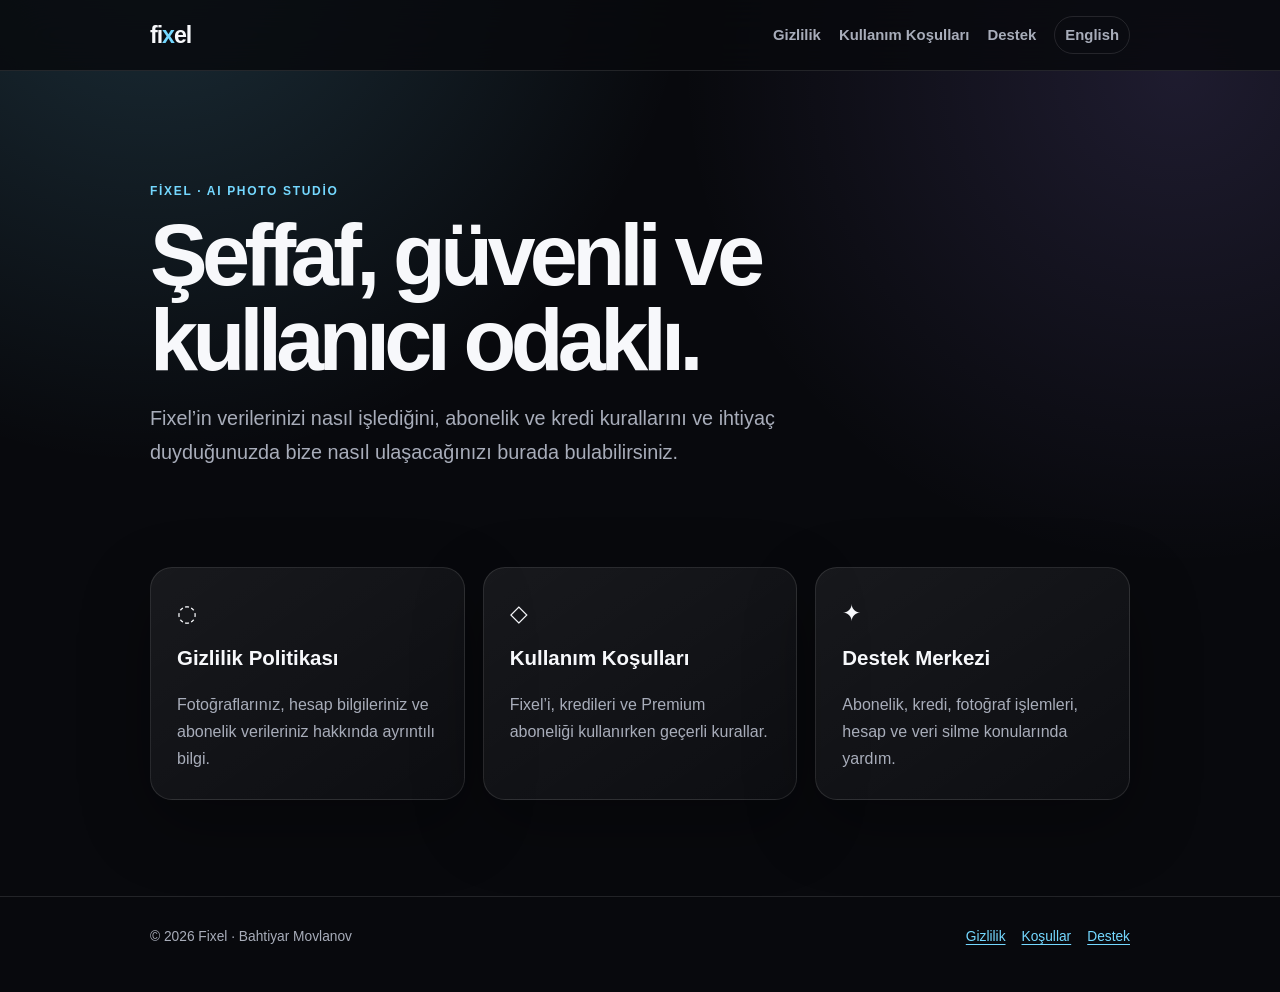
<file: index.html>
<!doctype html>
<html lang="tr">
<head>
  <meta charset="utf-8">
  <meta name="viewport" content="width=device-width, initial-scale=1">
  <meta name="description" content="Fixel uygulaması için gizlilik, kullanım koşulları ve destek merkezi.">
  <title>Fixel · Yasal ve Destek</title>
  <link rel="stylesheet" href="assets/styles.css">
</head>
<body>
  <header>
    <div class="shell nav">
      <a class="brand" href="index.html">fi<span>x</span>el</a>
      <nav aria-label="Ana menü">
        <a href="privacy.html">Gizlilik</a>
        <a href="terms.html">Kullanım Koşulları</a>
        <a href="support.html">Destek</a>
        <a class="language-link" href="en/index.html" lang="en" hreflang="en">English</a>
      </nav>
    </div>
  </header>
  <main>
    <div class="shell">
      <section class="hero">
        <div class="eyebrow">Fixel · AI Photo Studio</div>
        <h1>Şeffaf, güvenli ve kullanıcı odaklı.</h1>
        <p class="lede">Fixel’in verilerinizi nasıl işlediğini, abonelik ve kredi kurallarını ve ihtiyaç duyduğunuzda bize nasıl ulaşacağınızı burada bulabilirsiniz.</p>
      </section>
      <section class="grid" aria-label="Yasal belgeler ve destek">
        <a class="card" href="privacy.html"><div class="icon">◌</div><h2>Gizlilik Politikası</h2><p>Fotoğraflarınız, hesap bilgileriniz ve abonelik verileriniz hakkında ayrıntılı bilgi.</p></a>
        <a class="card" href="terms.html"><div class="icon">◇</div><h2>Kullanım Koşulları</h2><p>Fixel’i, kredileri ve Premium aboneliği kullanırken geçerli kurallar.</p></a>
        <a class="card" href="support.html"><div class="icon">✦</div><h2>Destek Merkezi</h2><p>Abonelik, kredi, fotoğraf işlemleri, hesap ve veri silme konularında yardım.</p></a>
      </section>
    </div>
  </main>
  <footer><div class="shell footer-row"><span>© 2026 Fixel · Bahtiyar Movlanov</span><div class="footer-links"><a href="privacy.html">Gizlilik</a><a href="terms.html">Koşullar</a><a href="support.html">Destek</a></div></div></footer>
</body>
</html>
</file>
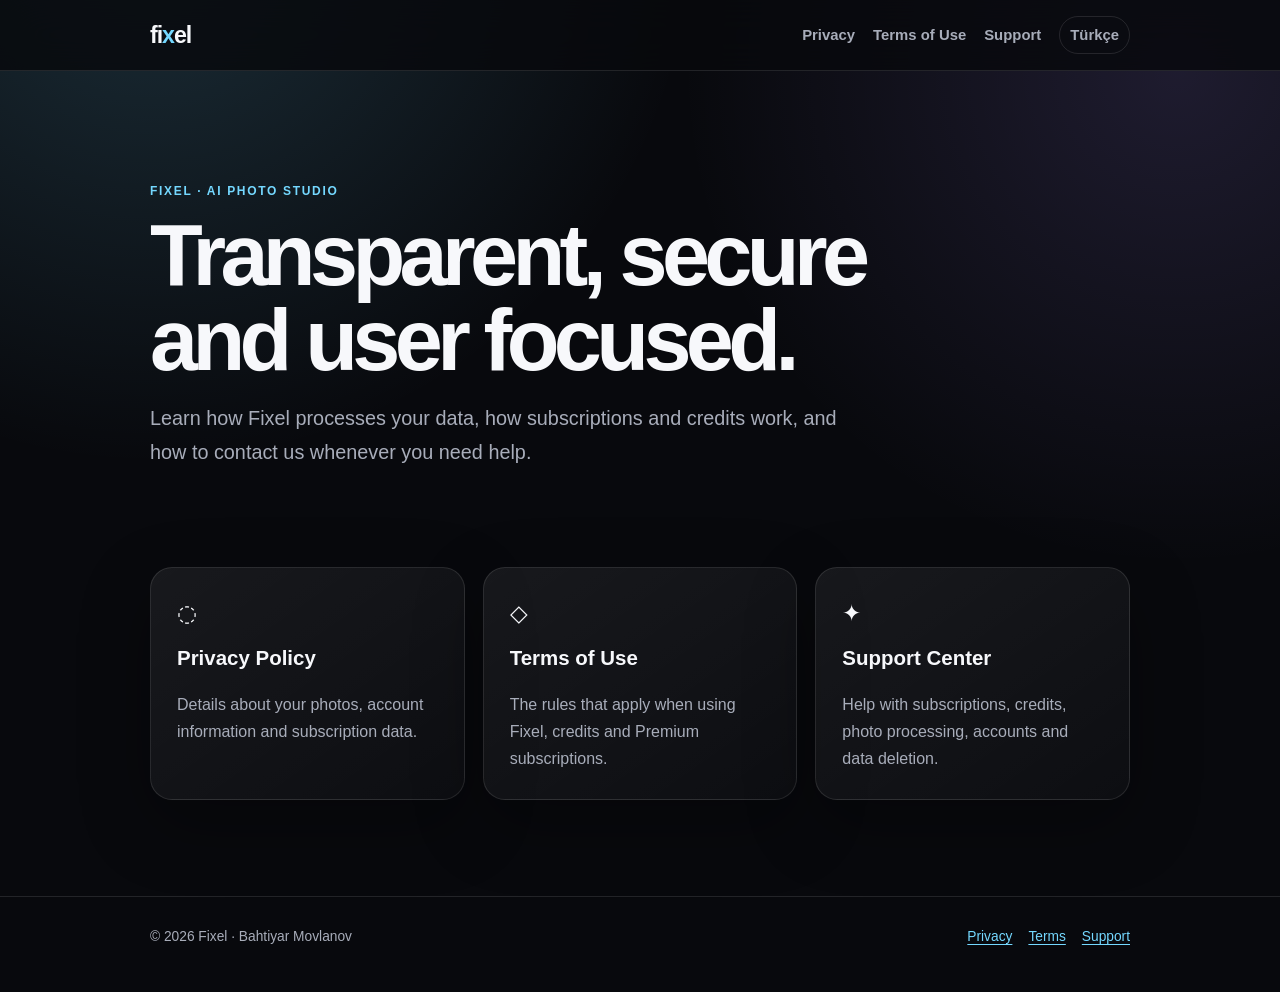
<file: en/index.html>
<!doctype html>
<html lang="en">
<head>
  <meta charset="utf-8">
  <meta name="viewport" content="width=device-width, initial-scale=1">
  <meta name="description" content="Privacy, Terms of Use and Support for the Fixel app.">
  <title>Fixel · Legal and Support</title>
  <link rel="stylesheet" href="../assets/styles.css">
</head>
<body>
  <header><div class="shell nav"><a class="brand" href="index.html">fi<span>x</span>el</a><nav aria-label="Main navigation"><a href="privacy.html">Privacy</a><a href="terms.html">Terms of Use</a><a href="support.html">Support</a><a class="language-link" href="../index.html" lang="tr" hreflang="tr">Türkçe</a></nav></div></header>
  <main><div class="shell">
    <section class="hero"><div class="eyebrow">Fixel · AI Photo Studio</div><h1>Transparent, secure and user focused.</h1><p class="lede">Learn how Fixel processes your data, how subscriptions and credits work, and how to contact us whenever you need help.</p></section>
    <section class="grid" aria-label="Legal documents and support">
      <a class="card" href="privacy.html"><div class="icon">◌</div><h2>Privacy Policy</h2><p>Details about your photos, account information and subscription data.</p></a>
      <a class="card" href="terms.html"><div class="icon">◇</div><h2>Terms of Use</h2><p>The rules that apply when using Fixel, credits and Premium subscriptions.</p></a>
      <a class="card" href="support.html"><div class="icon">✦</div><h2>Support Center</h2><p>Help with subscriptions, credits, photo processing, accounts and data deletion.</p></a>
    </section>
  </div></main>
  <footer><div class="shell footer-row"><span>© 2026 Fixel · Bahtiyar Movlanov</span><div class="footer-links"><a href="privacy.html">Privacy</a><a href="terms.html">Terms</a><a href="support.html">Support</a></div></div></footer>
</body></html>
</file>
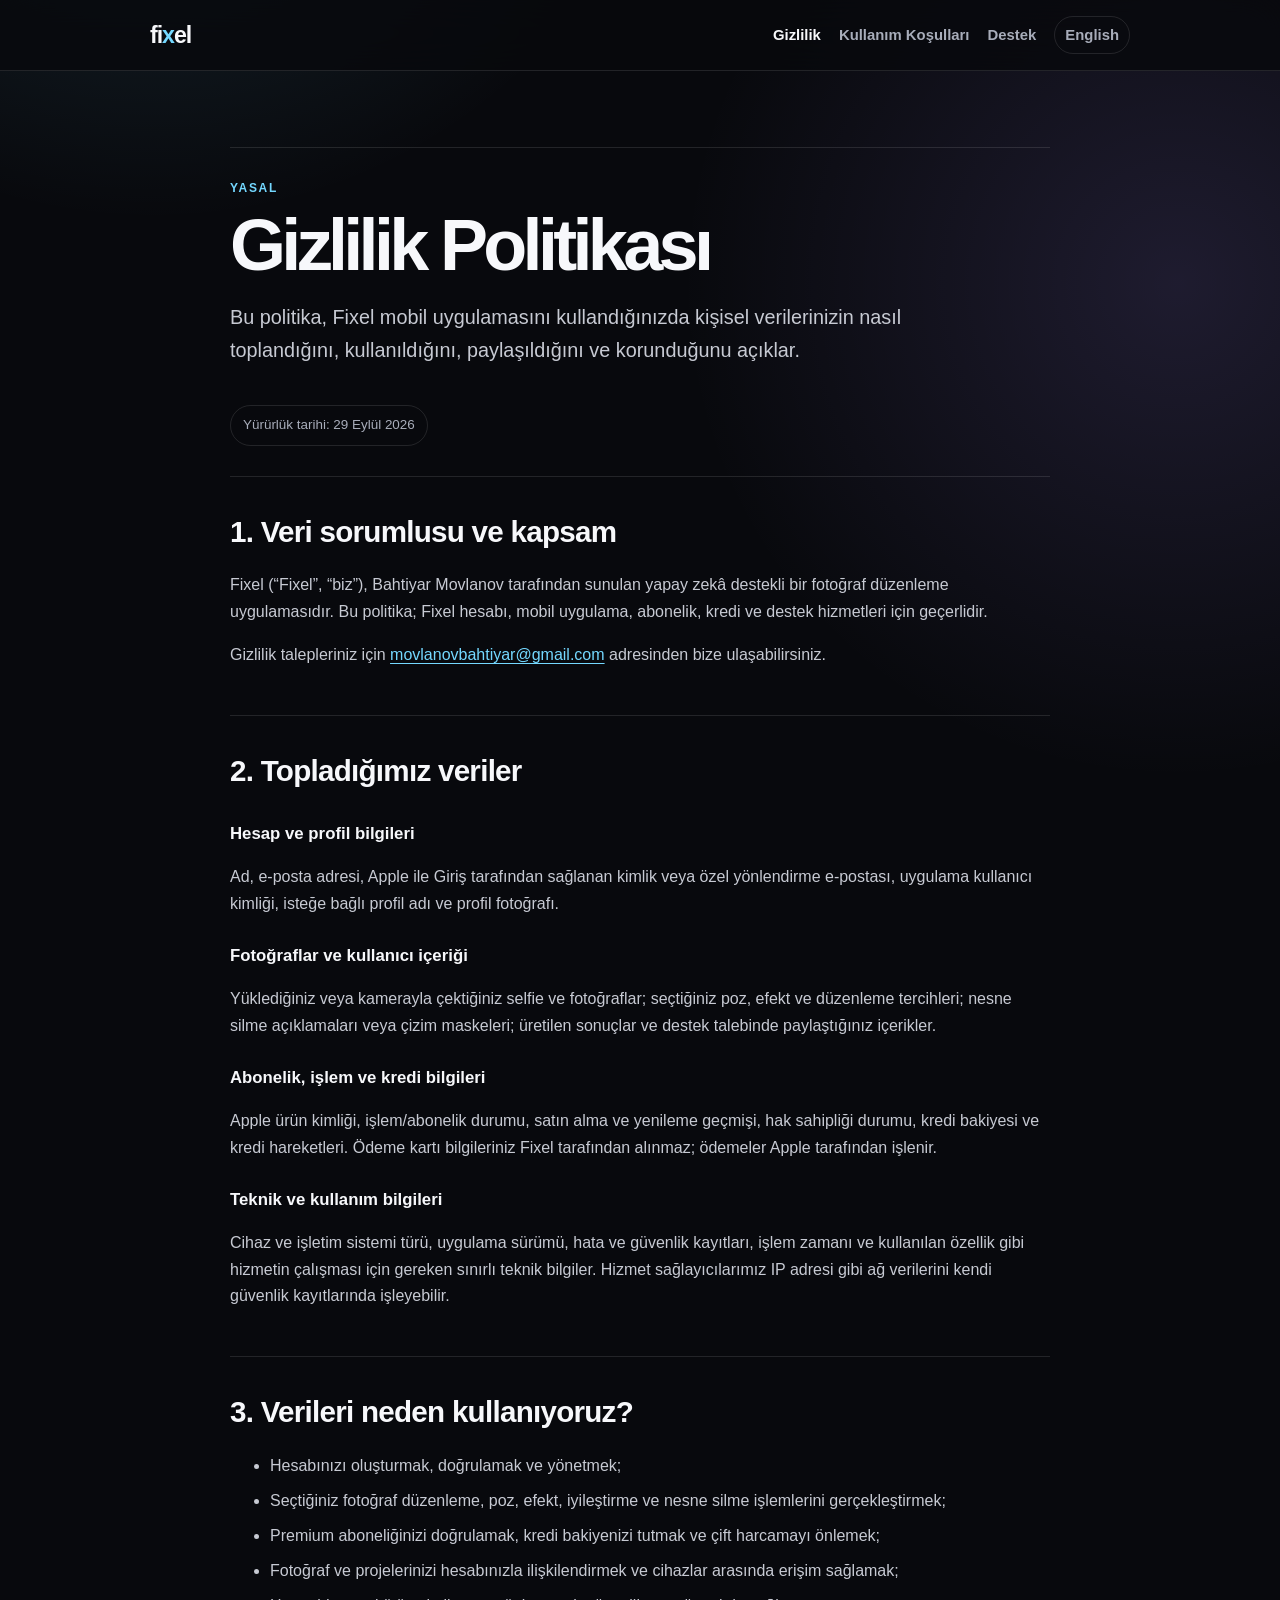
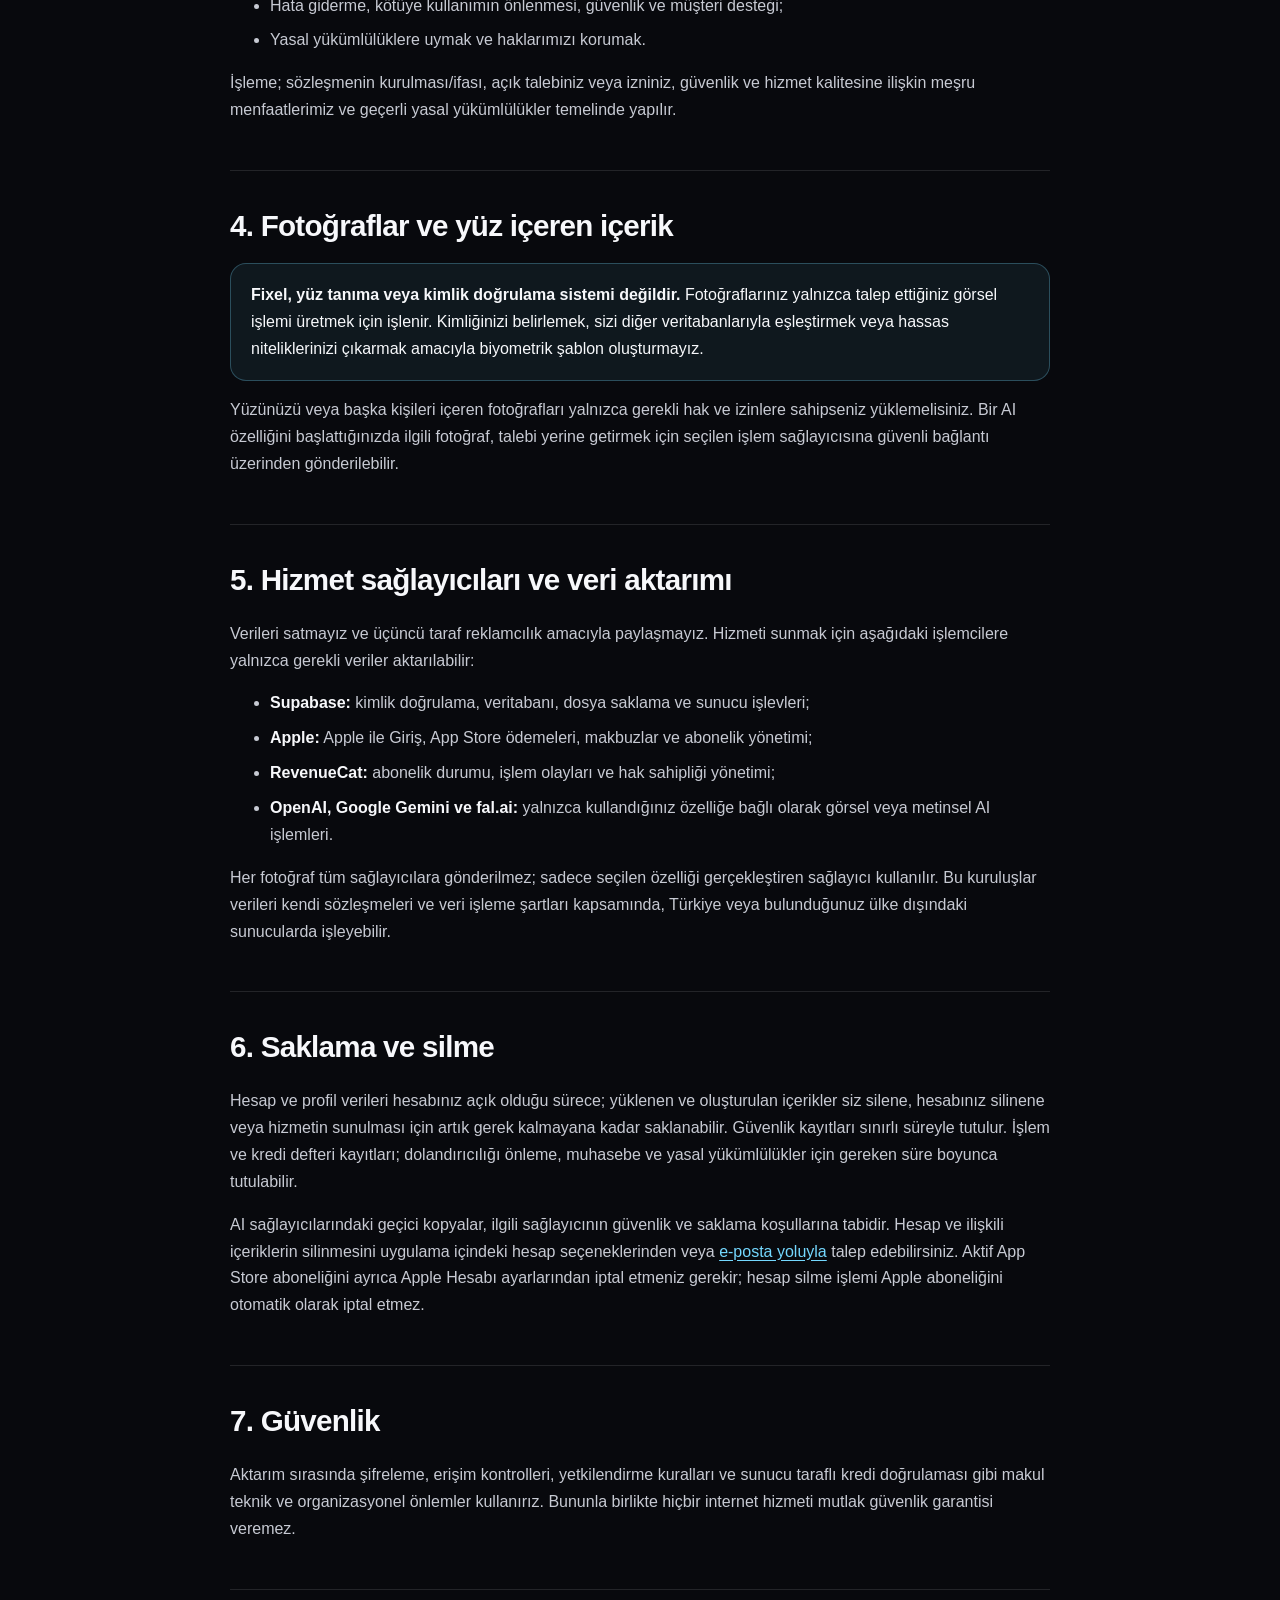
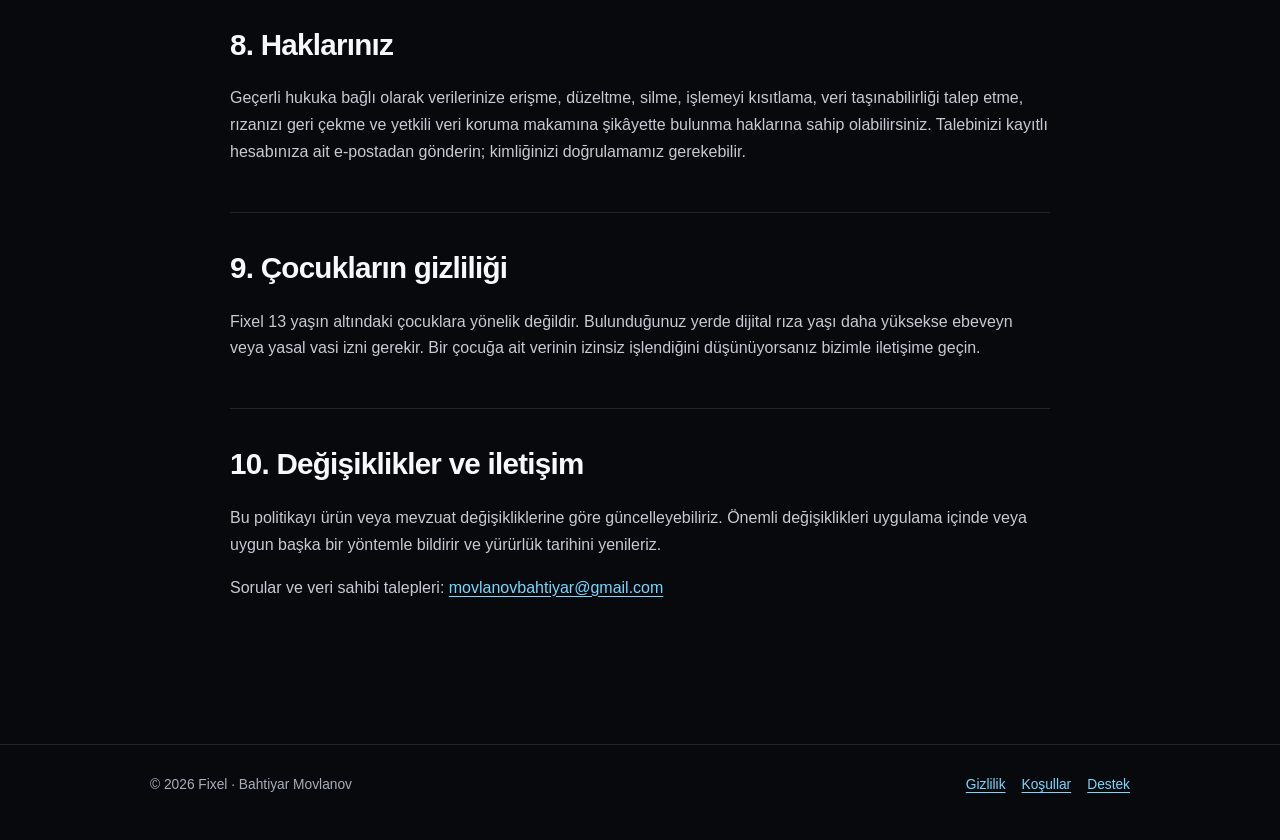
<file: privacy.html>
<!doctype html>
<html lang="tr">
<head>
  <meta charset="utf-8">
  <meta name="viewport" content="width=device-width, initial-scale=1">
  <meta name="description" content="Fixel Gizlilik Politikası">
  <title>Gizlilik Politikası · Fixel</title>
  <link rel="stylesheet" href="assets/styles.css">
</head>
<body>
  <header><div class="shell nav"><a class="brand" href="index.html">fi<span>x</span>el</a><nav aria-label="Ana menü"><a href="privacy.html" aria-current="page">Gizlilik</a><a href="terms.html">Kullanım Koşulları</a><a href="support.html">Destek</a><a class="language-link" href="en/privacy.html" lang="en" hreflang="en">English</a></nav></div></header>
  <main class="legal"><div class="shell document">
    <section class="hero">
      <div class="eyebrow">Yasal</div><h1>Gizlilik Politikası</h1>
      <p class="lede">Bu politika, Fixel mobil uygulamasını kullandığınızda kişisel verilerinizin nasıl toplandığını, kullanıldığını, paylaşıldığını ve korunduğunu açıklar.</p>
      <span class="updated">Yürürlük tarihi: 29 Eylül 2026</span>
    </section>

    <section><h2>1. Veri sorumlusu ve kapsam</h2><p>Fixel (“Fixel”, “biz”), Bahtiyar Movlanov tarafından sunulan yapay zekâ destekli bir fotoğraf düzenleme uygulamasıdır. Bu politika; Fixel hesabı, mobil uygulama, abonelik, kredi ve destek hizmetleri için geçerlidir.</p><p>Gizlilik talepleriniz için <a href="mailto:movlanovbahtiyar@gmail.com">movlanovbahtiyar@gmail.com</a> adresinden bize ulaşabilirsiniz.</p></section>

    <section><h2>2. Topladığımız veriler</h2>
      <h3>Hesap ve profil bilgileri</h3><p>Ad, e-posta adresi, Apple ile Giriş tarafından sağlanan kimlik veya özel yönlendirme e-postası, uygulama kullanıcı kimliği, isteğe bağlı profil adı ve profil fotoğrafı.</p>
      <h3>Fotoğraflar ve kullanıcı içeriği</h3><p>Yüklediğiniz veya kamerayla çektiğiniz selfie ve fotoğraflar; seçtiğiniz poz, efekt ve düzenleme tercihleri; nesne silme açıklamaları veya çizim maskeleri; üretilen sonuçlar ve destek talebinde paylaştığınız içerikler.</p>
      <h3>Abonelik, işlem ve kredi bilgileri</h3><p>Apple ürün kimliği, işlem/abonelik durumu, satın alma ve yenileme geçmişi, hak sahipliği durumu, kredi bakiyesi ve kredi hareketleri. Ödeme kartı bilgileriniz Fixel tarafından alınmaz; ödemeler Apple tarafından işlenir.</p>
      <h3>Teknik ve kullanım bilgileri</h3><p>Cihaz ve işletim sistemi türü, uygulama sürümü, hata ve güvenlik kayıtları, işlem zamanı ve kullanılan özellik gibi hizmetin çalışması için gereken sınırlı teknik bilgiler. Hizmet sağlayıcılarımız IP adresi gibi ağ verilerini kendi güvenlik kayıtlarında işleyebilir.</p>
    </section>

    <section><h2>3. Verileri neden kullanıyoruz?</h2><ul>
      <li>Hesabınızı oluşturmak, doğrulamak ve yönetmek;</li>
      <li>Seçtiğiniz fotoğraf düzenleme, poz, efekt, iyileştirme ve nesne silme işlemlerini gerçekleştirmek;</li>
      <li>Premium aboneliğinizi doğrulamak, kredi bakiyenizi tutmak ve çift harcamayı önlemek;</li>
      <li>Fotoğraf ve projelerinizi hesabınızla ilişkilendirmek ve cihazlar arasında erişim sağlamak;</li>
      <li>Hata giderme, kötüye kullanımın önlenmesi, güvenlik ve müşteri desteği;</li>
      <li>Yasal yükümlülüklere uymak ve haklarımızı korumak.</li>
    </ul><p>İşleme; sözleşmenin kurulması/ifası, açık talebiniz veya izniniz, güvenlik ve hizmet kalitesine ilişkin meşru menfaatlerimiz ve geçerli yasal yükümlülükler temelinde yapılır.</p></section>

    <section><h2>4. Fotoğraflar ve yüz içeren içerik</h2><div class="callout"><strong>Fixel, yüz tanıma veya kimlik doğrulama sistemi değildir.</strong> Fotoğraflarınız yalnızca talep ettiğiniz görsel işlemi üretmek için işlenir. Kimliğinizi belirlemek, sizi diğer veritabanlarıyla eşleştirmek veya hassas niteliklerinizi çıkarmak amacıyla biyometrik şablon oluşturmayız.</div><p>Yüzünüzü veya başka kişileri içeren fotoğrafları yalnızca gerekli hak ve izinlere sahipseniz yüklemelisiniz. Bir AI özelliğini başlattığınızda ilgili fotoğraf, talebi yerine getirmek için seçilen işlem sağlayıcısına güvenli bağlantı üzerinden gönderilebilir.</p></section>

    <section><h2>5. Hizmet sağlayıcıları ve veri aktarımı</h2><p>Verileri satmayız ve üçüncü taraf reklamcılık amacıyla paylaşmayız. Hizmeti sunmak için aşağıdaki işlemcilere yalnızca gerekli veriler aktarılabilir:</p><ul>
      <li><strong>Supabase:</strong> kimlik doğrulama, veritabanı, dosya saklama ve sunucu işlevleri;</li>
      <li><strong>Apple:</strong> Apple ile Giriş, App Store ödemeleri, makbuzlar ve abonelik yönetimi;</li>
      <li><strong>RevenueCat:</strong> abonelik durumu, işlem olayları ve hak sahipliği yönetimi;</li>
      <li><strong>OpenAI, Google Gemini ve fal.ai:</strong> yalnızca kullandığınız özelliğe bağlı olarak görsel veya metinsel AI işlemleri.</li>
    </ul><p>Her fotoğraf tüm sağlayıcılara gönderilmez; sadece seçilen özelliği gerçekleştiren sağlayıcı kullanılır. Bu kuruluşlar verileri kendi sözleşmeleri ve veri işleme şartları kapsamında, Türkiye veya bulunduğunuz ülke dışındaki sunucularda işleyebilir.</p></section>

    <section><h2>6. Saklama ve silme</h2><p>Hesap ve profil verileri hesabınız açık olduğu sürece; yüklenen ve oluşturulan içerikler siz silene, hesabınız silinene veya hizmetin sunulması için artık gerek kalmayana kadar saklanabilir. Güvenlik kayıtları sınırlı süreyle tutulur. İşlem ve kredi defteri kayıtları; dolandırıcılığı önleme, muhasebe ve yasal yükümlülükler için gereken süre boyunca tutulabilir.</p><p>AI sağlayıcılarındaki geçici kopyalar, ilgili sağlayıcının güvenlik ve saklama koşullarına tabidir. Hesap ve ilişkili içeriklerin silinmesini uygulama içindeki hesap seçeneklerinden veya <a href="mailto:movlanovbahtiyar@gmail.com?subject=Fixel%20hesap%20silme%20talebi">e-posta yoluyla</a> talep edebilirsiniz. Aktif App Store aboneliğini ayrıca Apple Hesabı ayarlarından iptal etmeniz gerekir; hesap silme işlemi Apple aboneliğini otomatik olarak iptal etmez.</p></section>

    <section><h2>7. Güvenlik</h2><p>Aktarım sırasında şifreleme, erişim kontrolleri, yetkilendirme kuralları ve sunucu taraflı kredi doğrulaması gibi makul teknik ve organizasyonel önlemler kullanırız. Bununla birlikte hiçbir internet hizmeti mutlak güvenlik garantisi veremez.</p></section>

    <section><h2>8. Haklarınız</h2><p>Geçerli hukuka bağlı olarak verilerinize erişme, düzeltme, silme, işlemeyi kısıtlama, veri taşınabilirliği talep etme, rızanızı geri çekme ve yetkili veri koruma makamına şikâyette bulunma haklarına sahip olabilirsiniz. Talebinizi kayıtlı hesabınıza ait e-postadan gönderin; kimliğinizi doğrulamamız gerekebilir.</p></section>

    <section><h2>9. Çocukların gizliliği</h2><p>Fixel 13 yaşın altındaki çocuklara yönelik değildir. Bulunduğunuz yerde dijital rıza yaşı daha yüksekse ebeveyn veya yasal vasi izni gerekir. Bir çocuğa ait verinin izinsiz işlendiğini düşünüyorsanız bizimle iletişime geçin.</p></section>

    <section><h2>10. Değişiklikler ve iletişim</h2><p>Bu politikayı ürün veya mevzuat değişikliklerine göre güncelleyebiliriz. Önemli değişiklikleri uygulama içinde veya uygun başka bir yöntemle bildirir ve yürürlük tarihini yenileriz.</p><p>Sorular ve veri sahibi talepleri: <a href="mailto:movlanovbahtiyar@gmail.com">movlanovbahtiyar@gmail.com</a></p></section>
  </div></main>
  <footer><div class="shell footer-row"><span>© 2026 Fixel · Bahtiyar Movlanov</span><div class="footer-links"><a href="privacy.html">Gizlilik</a><a href="terms.html">Koşullar</a><a href="support.html">Destek</a></div></div></footer>
</body></html>
</file>
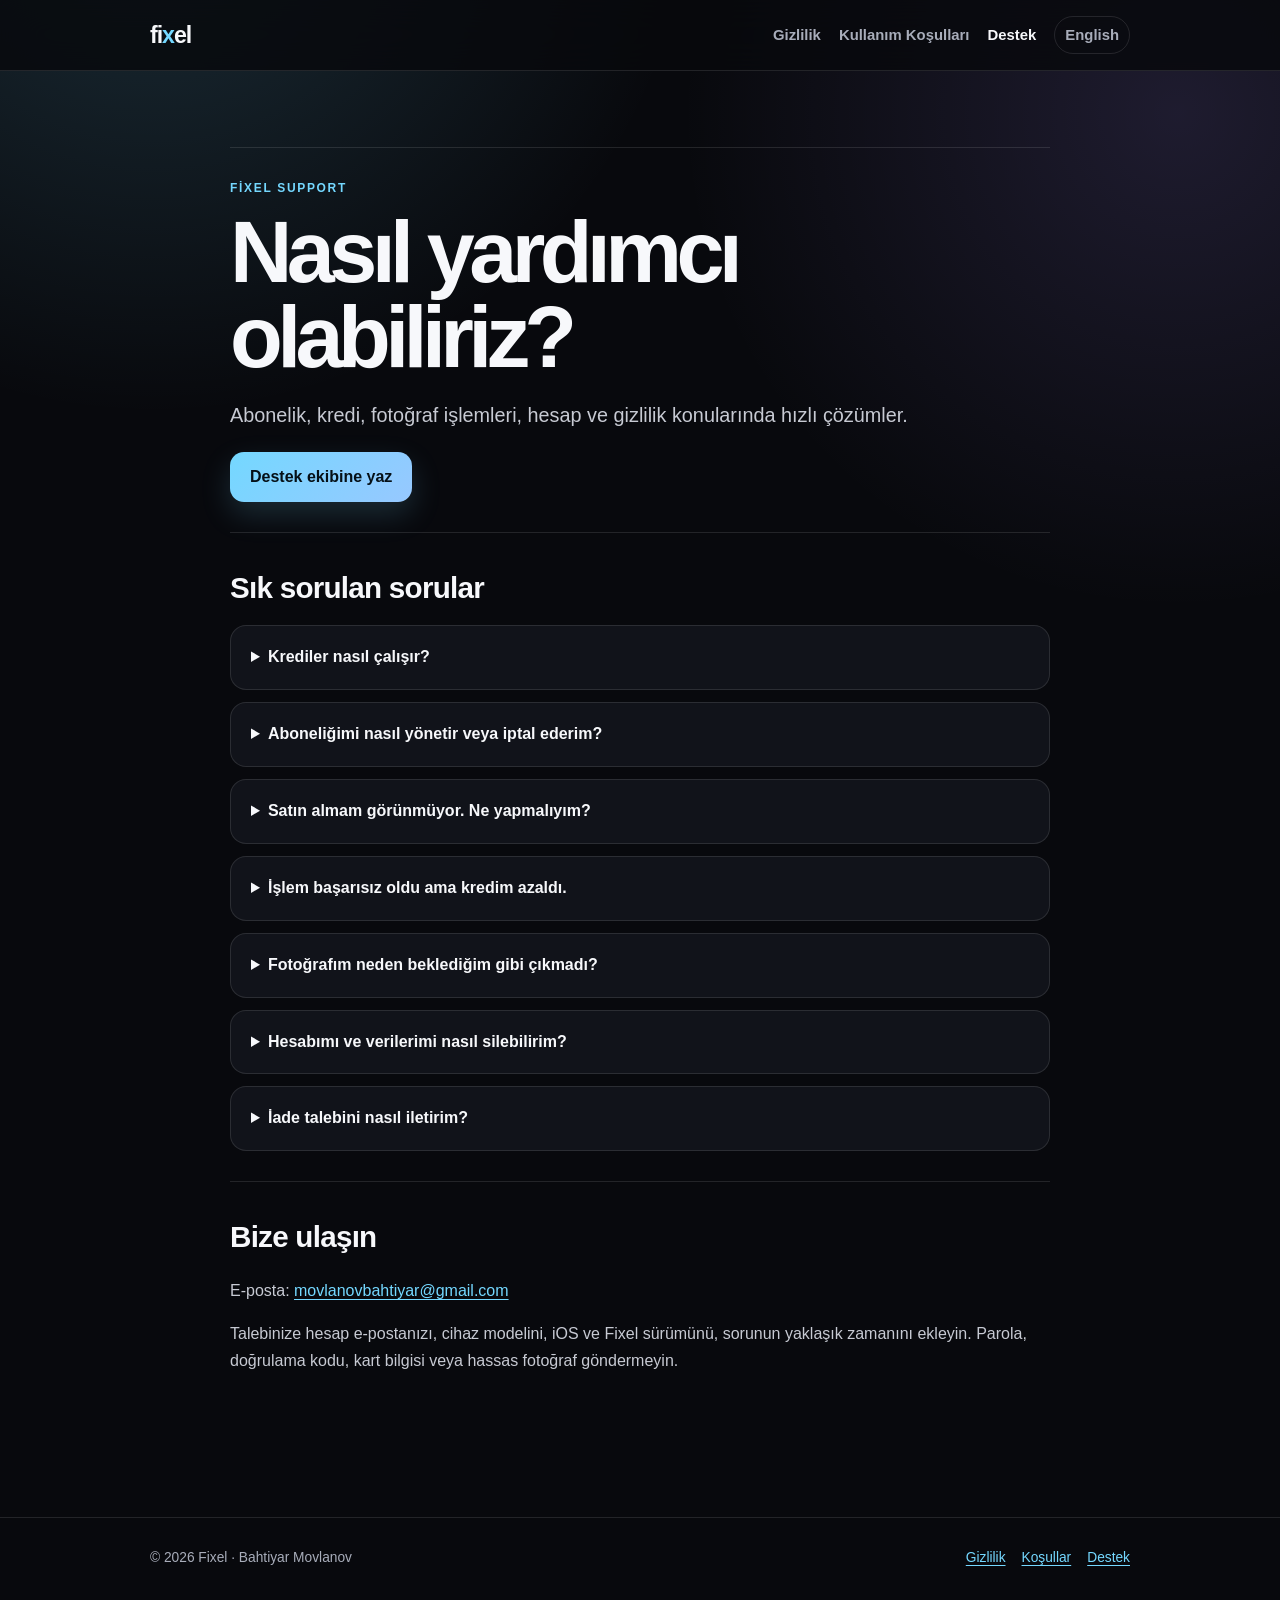
<file: support.html>
<!doctype html>
<html lang="tr">
<head><meta charset="utf-8"><meta name="viewport" content="width=device-width, initial-scale=1"><meta name="description" content="Fixel destek merkezi"><title>Destek · Fixel</title><link rel="stylesheet" href="assets/styles.css"></head>
<body>
  <header><div class="shell nav"><a class="brand" href="index.html">fi<span>x</span>el</a><nav aria-label="Ana menü"><a href="privacy.html">Gizlilik</a><a href="terms.html">Kullanım Koşulları</a><a href="support.html" aria-current="page">Destek</a><a class="language-link" href="en/support.html" lang="en" hreflang="en">English</a></nav></div></header>
  <main><div class="shell document">
    <section class="hero"><div class="eyebrow">Fixel Support</div><h1>Nasıl yardımcı olabiliriz?</h1><p class="lede">Abonelik, kredi, fotoğraf işlemleri, hesap ve gizlilik konularında hızlı çözümler.</p><a class="button" href="mailto:movlanovbahtiyar@gmail.com?subject=Fixel%20Destek">Destek ekibine yaz</a></section>
    <section><h2>Sık sorulan sorular</h2><div class="faq">
      <details><summary>Krediler nasıl çalışır?</summary><p>Aylık Premium her başarılı satın alma veya yenilemede 15, Yıllık Premium 60 kredi sağlar. Efektler ve pozlar 3 kredi; temel iyileştirme araçları 1 kredi kullanır. İşlem maliyeti başlamadan önce ekranda görünür.</p></details>
      <details><summary>Aboneliğimi nasıl yönetir veya iptal ederim?</summary><p>iPhone’da Ayarlar → adınız → Abonelikler → Fixel yolunu izleyin. İptal, mevcut dönemin sonuna kadar erişiminizi kesmez. Apple üzerinden alınan abonelikleri Fixel doğrudan iptal edemez.</p></details>
      <details><summary>Satın almam görünmüyor. Ne yapmalıyım?</summary><p>Uygulamada aynı Fixel hesabı ve aynı Apple hesabıyla oturum açtığınızdan emin olun. Paywall veya Ayarlar ekranındaki “Satın Alımları Geri Yükle” seçeneğini kullanın. Geri yükleme yeni kredi eklemez; mevcut abonelik hakkını doğrular.</p></details>
      <details><summary>İşlem başarısız oldu ama kredim azaldı.</summary><p>Projeler ekranını ve bakiyenizi yenileyin. Sonuç üretmeyen işlem için kredi otomatik dönmediyse hesap e-postanız, yaklaşık işlem saati ve kullandığınız özellik ile bize yazın. Fotoğrafın kendisini göndermek zorunda değilsiniz.</p></details>
      <details><summary>Fotoğrafım neden beklediğim gibi çıkmadı?</summary><p>Yüzün net göründüğü, iyi aydınlatılmış, filtresiz ve güncel bir selfie kullanın. Yüzü kapatan aksesuarlar, çok düşük çözünürlük veya birden fazla kişinin bulunduğu kareler sonucu etkileyebilir.</p></details>
      <details><summary>Hesabımı ve verilerimi nasıl silebilirim?</summary><p>Uygulama içindeki hesap seçeneklerinden silme talebi başlatın veya kayıtlı e-posta adresinizden bize yazın. Aktif App Store aboneliğini Apple Hesabı ayarlarından ayrıca iptal etmeniz gerekir.</p></details>
      <details><summary>İade talebini nasıl iletirim?</summary><p>Ödemeler Apple tarafından işlendiği için iade kararlarını Apple verir. <a href="https://reportaproblem.apple.com/">reportaproblem.apple.com</a> adresinden talep oluşturabilirsiniz.</p></details>
    </div></section>
    <section><h2>Bize ulaşın</h2><p>E-posta: <a href="mailto:movlanovbahtiyar@gmail.com">movlanovbahtiyar@gmail.com</a></p><p>Talebinize hesap e-postanızı, cihaz modelini, iOS ve Fixel sürümünü, sorunun yaklaşık zamanını ekleyin. Parola, doğrulama kodu, kart bilgisi veya hassas fotoğraf göndermeyin.</p></section>
  </div></main>
  <footer><div class="shell footer-row"><span>© 2026 Fixel · Bahtiyar Movlanov</span><div class="footer-links"><a href="privacy.html">Gizlilik</a><a href="terms.html">Koşullar</a><a href="support.html">Destek</a></div></div></footer>
</body></html>
</file>
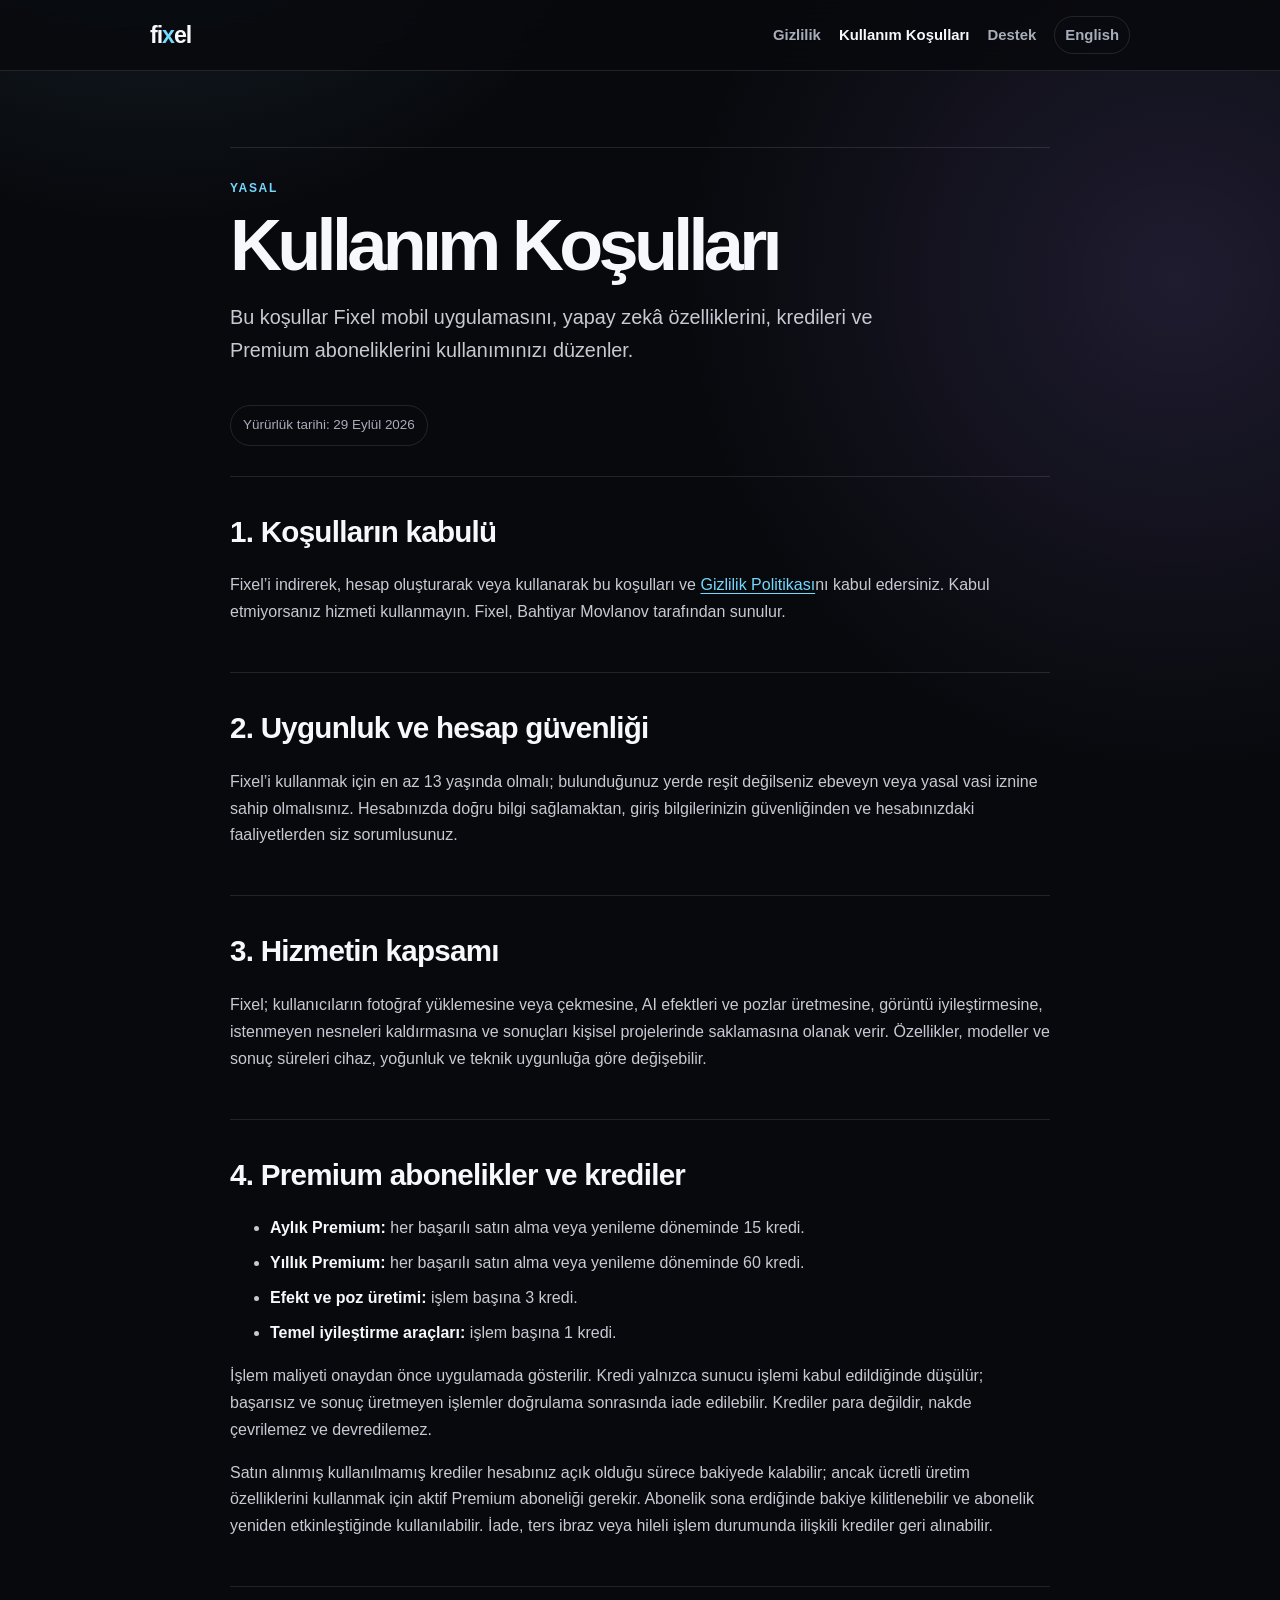
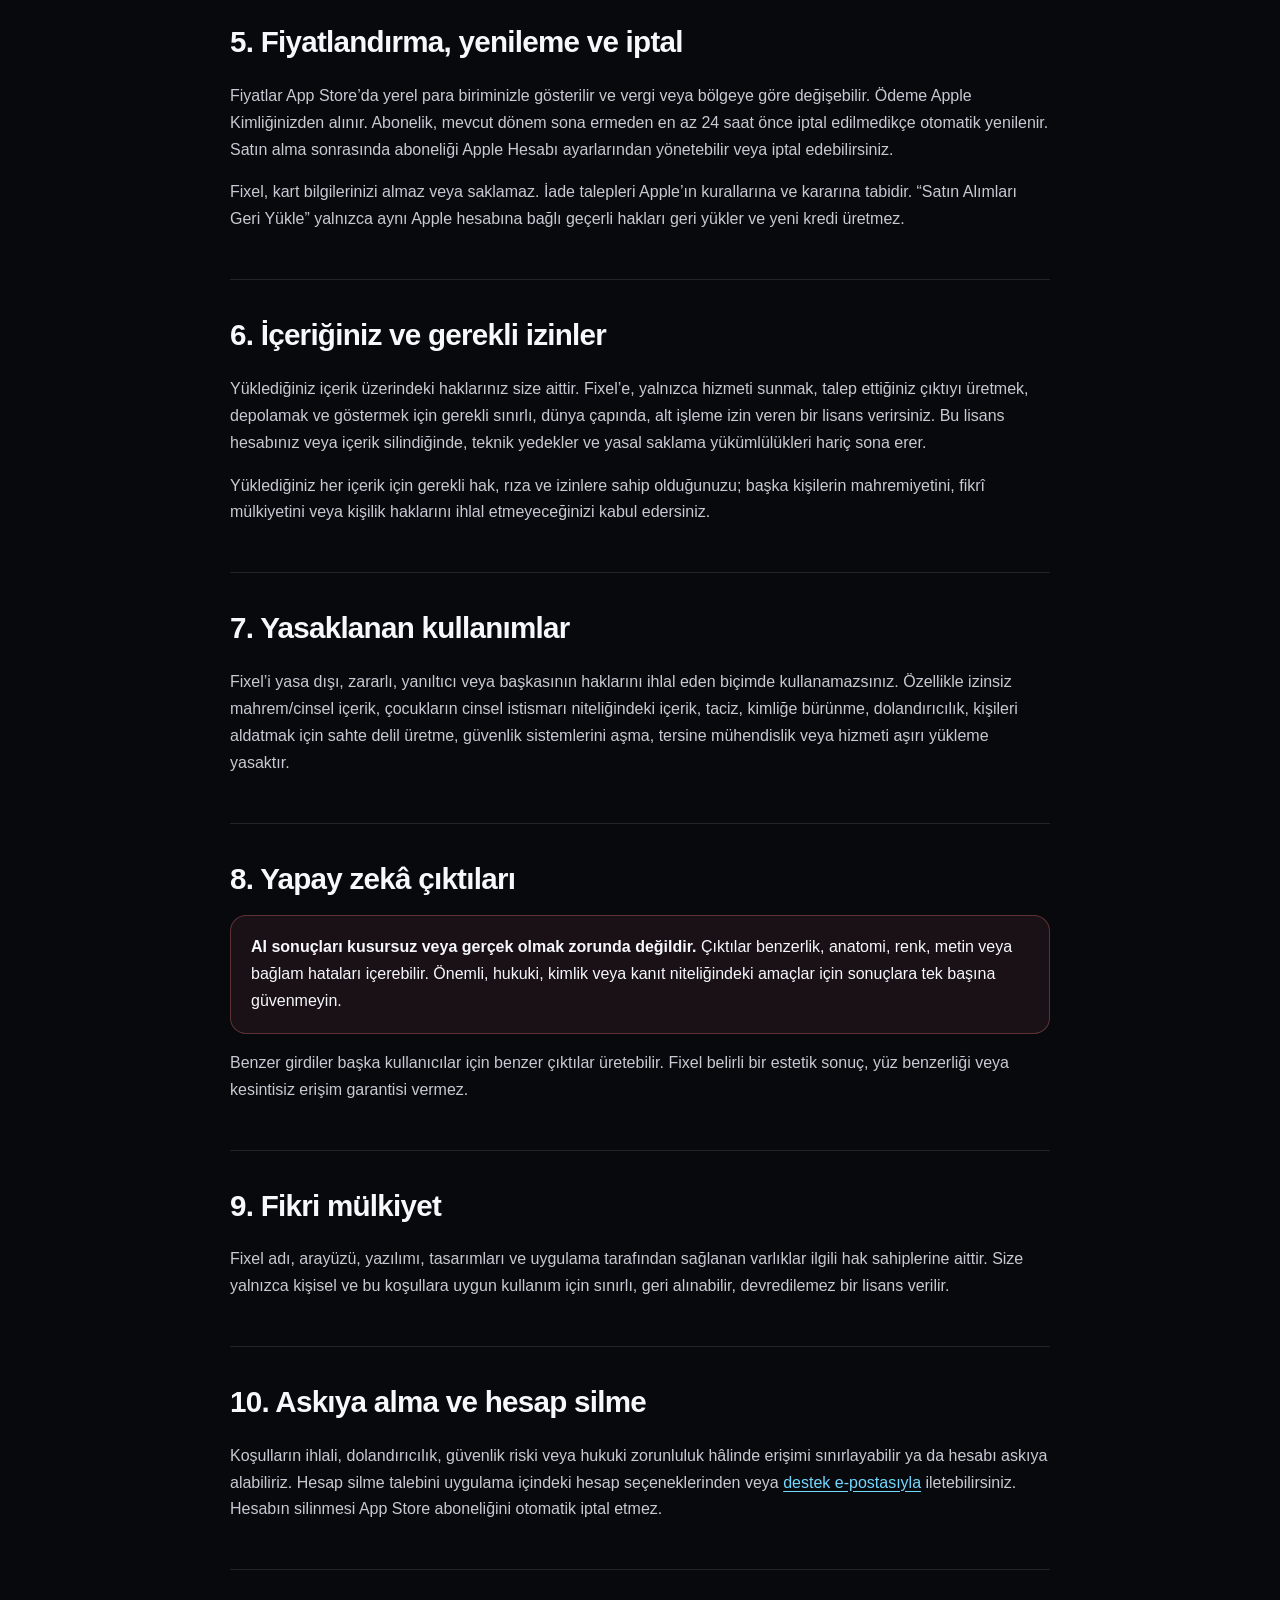
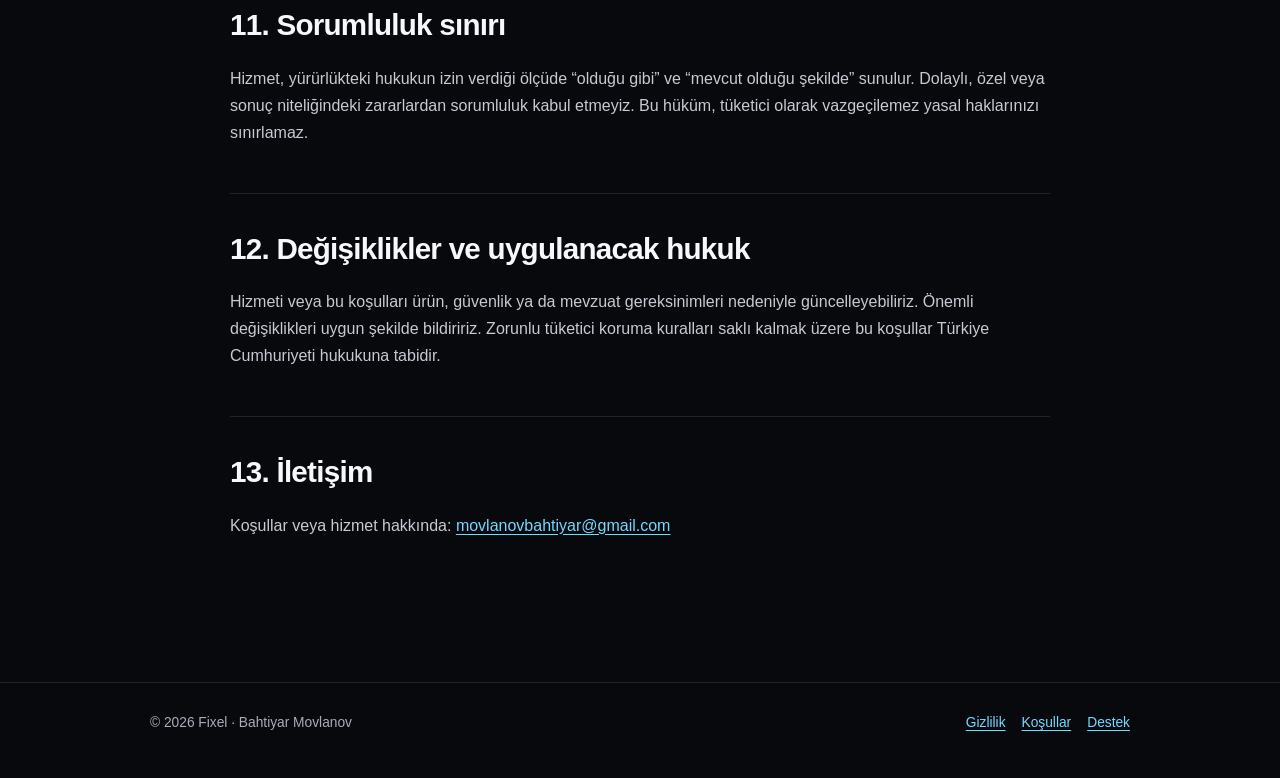
<file: terms.html>
<!doctype html>
<html lang="tr">
<head><meta charset="utf-8"><meta name="viewport" content="width=device-width, initial-scale=1"><meta name="description" content="Fixel Kullanım Koşulları"><title>Kullanım Koşulları · Fixel</title><link rel="stylesheet" href="assets/styles.css"></head>
<body>
  <header><div class="shell nav"><a class="brand" href="index.html">fi<span>x</span>el</a><nav aria-label="Ana menü"><a href="privacy.html">Gizlilik</a><a href="terms.html" aria-current="page">Kullanım Koşulları</a><a href="support.html">Destek</a><a class="language-link" href="en/terms.html" lang="en" hreflang="en">English</a></nav></div></header>
  <main class="legal"><div class="shell document">
    <section class="hero"><div class="eyebrow">Yasal</div><h1>Kullanım Koşulları</h1><p class="lede">Bu koşullar Fixel mobil uygulamasını, yapay zekâ özelliklerini, kredileri ve Premium aboneliklerini kullanımınızı düzenler.</p><span class="updated">Yürürlük tarihi: 29 Eylül 2026</span></section>

    <section><h2>1. Koşulların kabulü</h2><p>Fixel’i indirerek, hesap oluşturarak veya kullanarak bu koşulları ve <a href="privacy.html">Gizlilik Politikası</a>nı kabul edersiniz. Kabul etmiyorsanız hizmeti kullanmayın. Fixel, Bahtiyar Movlanov tarafından sunulur.</p></section>
    <section><h2>2. Uygunluk ve hesap güvenliği</h2><p>Fixel’i kullanmak için en az 13 yaşında olmalı; bulunduğunuz yerde reşit değilseniz ebeveyn veya yasal vasi iznine sahip olmalısınız. Hesabınızda doğru bilgi sağlamaktan, giriş bilgilerinizin güvenliğinden ve hesabınızdaki faaliyetlerden siz sorumlusunuz.</p></section>
    <section><h2>3. Hizmetin kapsamı</h2><p>Fixel; kullanıcıların fotoğraf yüklemesine veya çekmesine, AI efektleri ve pozlar üretmesine, görüntü iyileştirmesine, istenmeyen nesneleri kaldırmasına ve sonuçları kişisel projelerinde saklamasına olanak verir. Özellikler, modeller ve sonuç süreleri cihaz, yoğunluk ve teknik uygunluğa göre değişebilir.</p></section>
    <section><h2>4. Premium abonelikler ve krediler</h2><ul>
      <li><strong>Aylık Premium:</strong> her başarılı satın alma veya yenileme döneminde 15 kredi.</li>
      <li><strong>Yıllık Premium:</strong> her başarılı satın alma veya yenileme döneminde 60 kredi.</li>
      <li><strong>Efekt ve poz üretimi:</strong> işlem başına 3 kredi.</li>
      <li><strong>Temel iyileştirme araçları:</strong> işlem başına 1 kredi.</li>
    </ul><p>İşlem maliyeti onaydan önce uygulamada gösterilir. Kredi yalnızca sunucu işlemi kabul edildiğinde düşülür; başarısız ve sonuç üretmeyen işlemler doğrulama sonrasında iade edilebilir. Krediler para değildir, nakde çevrilemez ve devredilemez.</p><p>Satın alınmış kullanılmamış krediler hesabınız açık olduğu sürece bakiyede kalabilir; ancak ücretli üretim özelliklerini kullanmak için aktif Premium aboneliği gerekir. Abonelik sona erdiğinde bakiye kilitlenebilir ve abonelik yeniden etkinleştiğinde kullanılabilir. İade, ters ibraz veya hileli işlem durumunda ilişkili krediler geri alınabilir.</p></section>
    <section><h2>5. Fiyatlandırma, yenileme ve iptal</h2><p>Fiyatlar App Store’da yerel para biriminizle gösterilir ve vergi veya bölgeye göre değişebilir. Ödeme Apple Kimliğinizden alınır. Abonelik, mevcut dönem sona ermeden en az 24 saat önce iptal edilmedikçe otomatik yenilenir. Satın alma sonrasında aboneliği Apple Hesabı ayarlarından yönetebilir veya iptal edebilirsiniz.</p><p>Fixel, kart bilgilerinizi almaz veya saklamaz. İade talepleri Apple’ın kurallarına ve kararına tabidir. “Satın Alımları Geri Yükle” yalnızca aynı Apple hesabına bağlı geçerli hakları geri yükler ve yeni kredi üretmez.</p></section>
    <section><h2>6. İçeriğiniz ve gerekli izinler</h2><p>Yüklediğiniz içerik üzerindeki haklarınız size aittir. Fixel’e, yalnızca hizmeti sunmak, talep ettiğiniz çıktıyı üretmek, depolamak ve göstermek için gerekli sınırlı, dünya çapında, alt işleme izin veren bir lisans verirsiniz. Bu lisans hesabınız veya içerik silindiğinde, teknik yedekler ve yasal saklama yükümlülükleri hariç sona erer.</p><p>Yüklediğiniz her içerik için gerekli hak, rıza ve izinlere sahip olduğunuzu; başka kişilerin mahremiyetini, fikrî mülkiyetini veya kişilik haklarını ihlal etmeyeceğinizi kabul edersiniz.</p></section>
    <section><h2>7. Yasaklanan kullanımlar</h2><p>Fixel’i yasa dışı, zararlı, yanıltıcı veya başkasının haklarını ihlal eden biçimde kullanamazsınız. Özellikle izinsiz mahrem/cinsel içerik, çocukların cinsel istismarı niteliğindeki içerik, taciz, kimliğe bürünme, dolandırıcılık, kişileri aldatmak için sahte delil üretme, güvenlik sistemlerini aşma, tersine mühendislik veya hizmeti aşırı yükleme yasaktır.</p></section>
    <section><h2>8. Yapay zekâ çıktıları</h2><div class="callout warning"><strong>AI sonuçları kusursuz veya gerçek olmak zorunda değildir.</strong> Çıktılar benzerlik, anatomi, renk, metin veya bağlam hataları içerebilir. Önemli, hukuki, kimlik veya kanıt niteliğindeki amaçlar için sonuçlara tek başına güvenmeyin.</div><p>Benzer girdiler başka kullanıcılar için benzer çıktılar üretebilir. Fixel belirli bir estetik sonuç, yüz benzerliği veya kesintisiz erişim garantisi vermez.</p></section>
    <section><h2>9. Fikri mülkiyet</h2><p>Fixel adı, arayüzü, yazılımı, tasarımları ve uygulama tarafından sağlanan varlıklar ilgili hak sahiplerine aittir. Size yalnızca kişisel ve bu koşullara uygun kullanım için sınırlı, geri alınabilir, devredilemez bir lisans verilir.</p></section>
    <section><h2>10. Askıya alma ve hesap silme</h2><p>Koşulların ihlali, dolandırıcılık, güvenlik riski veya hukuki zorunluluk hâlinde erişimi sınırlayabilir ya da hesabı askıya alabiliriz. Hesap silme talebini uygulama içindeki hesap seçeneklerinden veya <a href="mailto:movlanovbahtiyar@gmail.com?subject=Fixel%20hesap%20silme%20talebi">destek e-postasıyla</a> iletebilirsiniz. Hesabın silinmesi App Store aboneliğini otomatik iptal etmez.</p></section>
    <section><h2>11. Sorumluluk sınırı</h2><p>Hizmet, yürürlükteki hukukun izin verdiği ölçüde “olduğu gibi” ve “mevcut olduğu şekilde” sunulur. Dolaylı, özel veya sonuç niteliğindeki zararlardan sorumluluk kabul etmeyiz. Bu hüküm, tüketici olarak vazgeçilemez yasal haklarınızı sınırlamaz.</p></section>
    <section><h2>12. Değişiklikler ve uygulanacak hukuk</h2><p>Hizmeti veya bu koşulları ürün, güvenlik ya da mevzuat gereksinimleri nedeniyle güncelleyebiliriz. Önemli değişiklikleri uygun şekilde bildiririz. Zorunlu tüketici koruma kuralları saklı kalmak üzere bu koşullar Türkiye Cumhuriyeti hukukuna tabidir.</p></section>
    <section><h2>13. İletişim</h2><p>Koşullar veya hizmet hakkında: <a href="mailto:movlanovbahtiyar@gmail.com">movlanovbahtiyar@gmail.com</a></p></section>
  </div></main>
  <footer><div class="shell footer-row"><span>© 2026 Fixel · Bahtiyar Movlanov</span><div class="footer-links"><a href="privacy.html">Gizlilik</a><a href="terms.html">Koşullar</a><a href="support.html">Destek</a></div></div></footer>
</body></html>
</file>
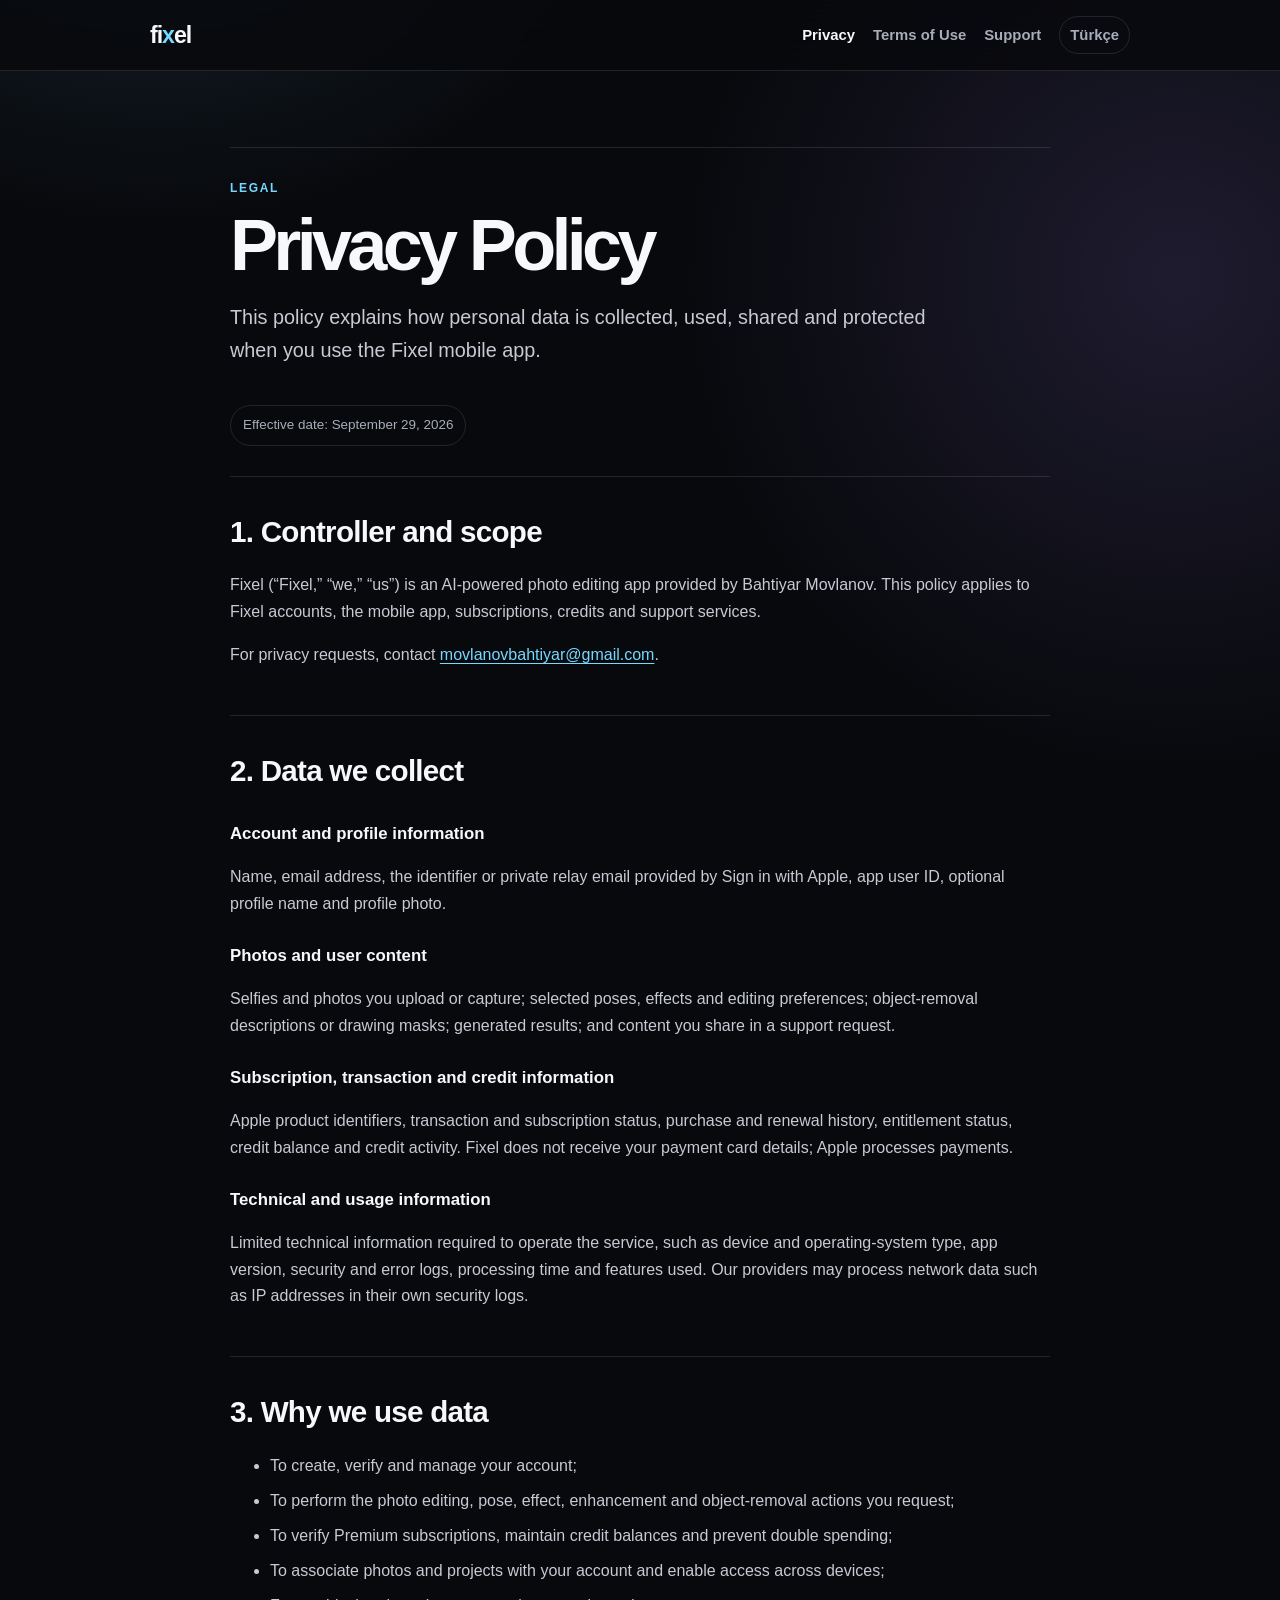
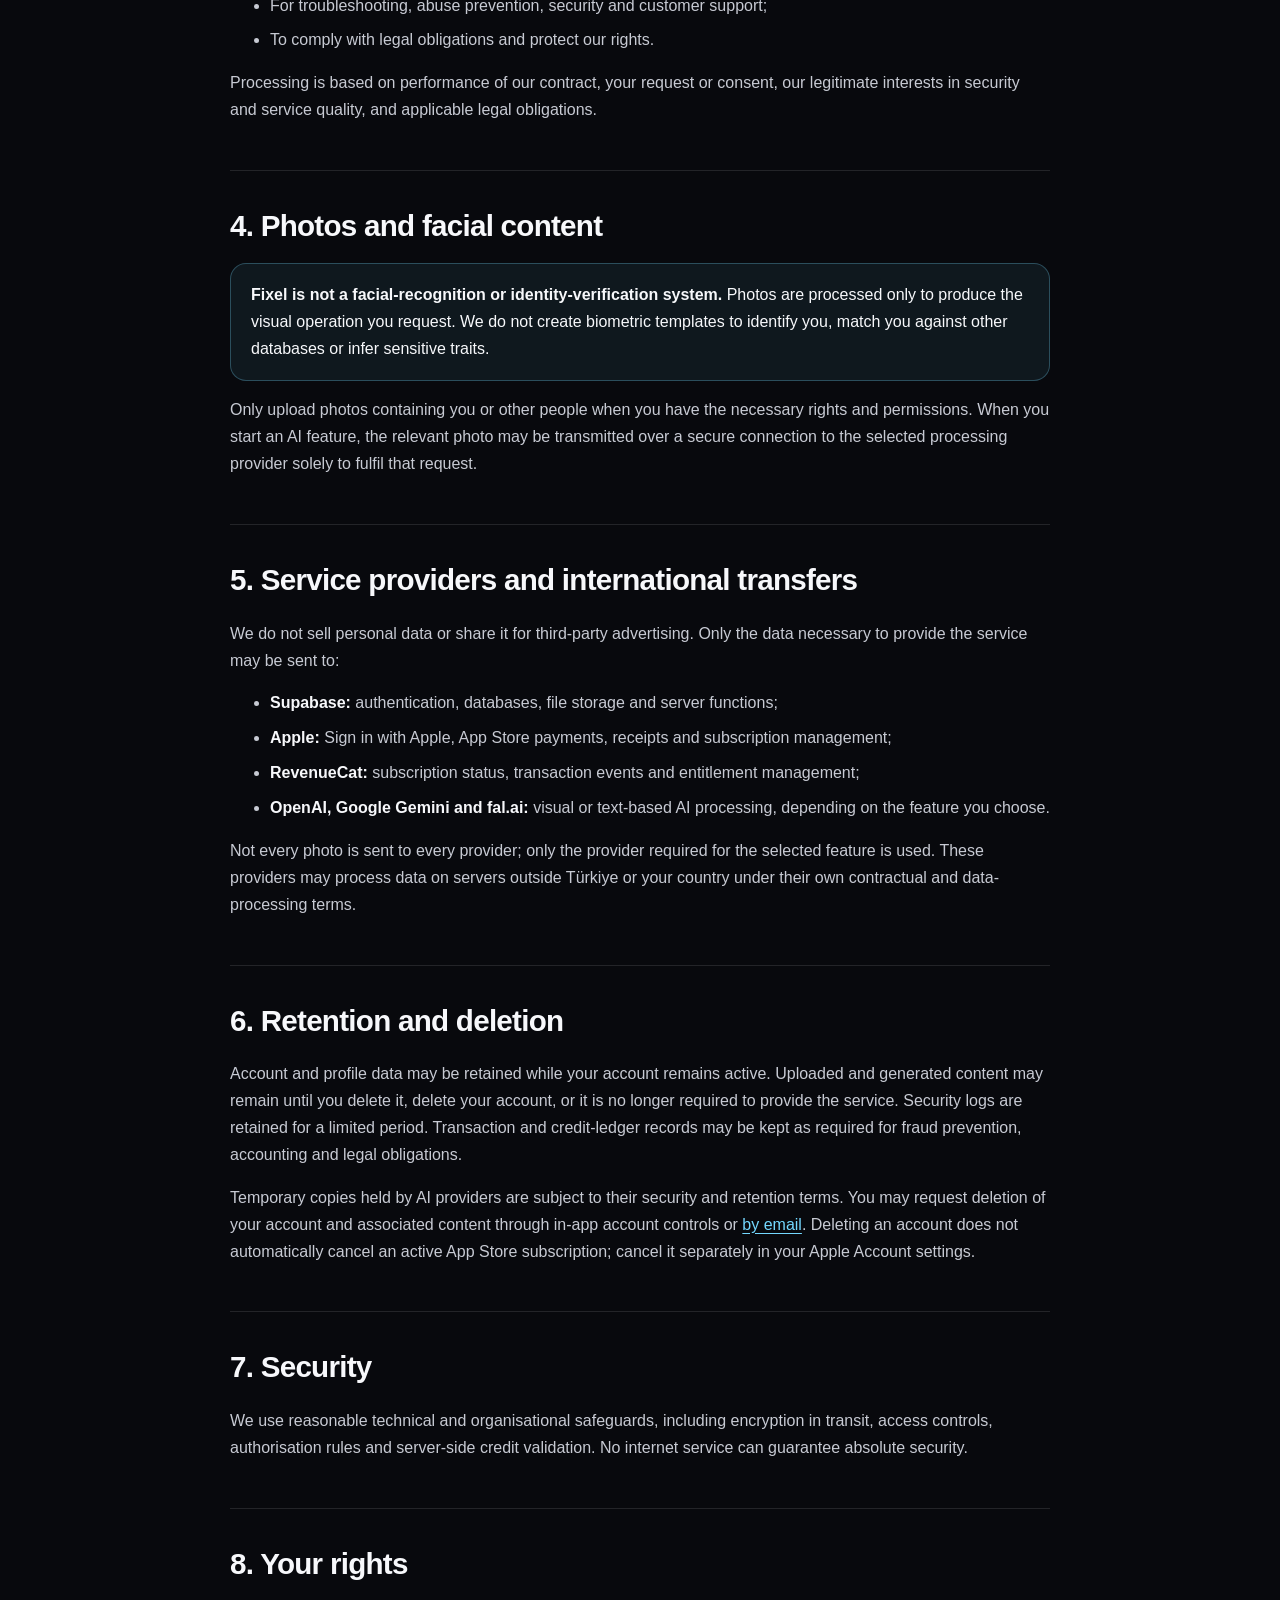
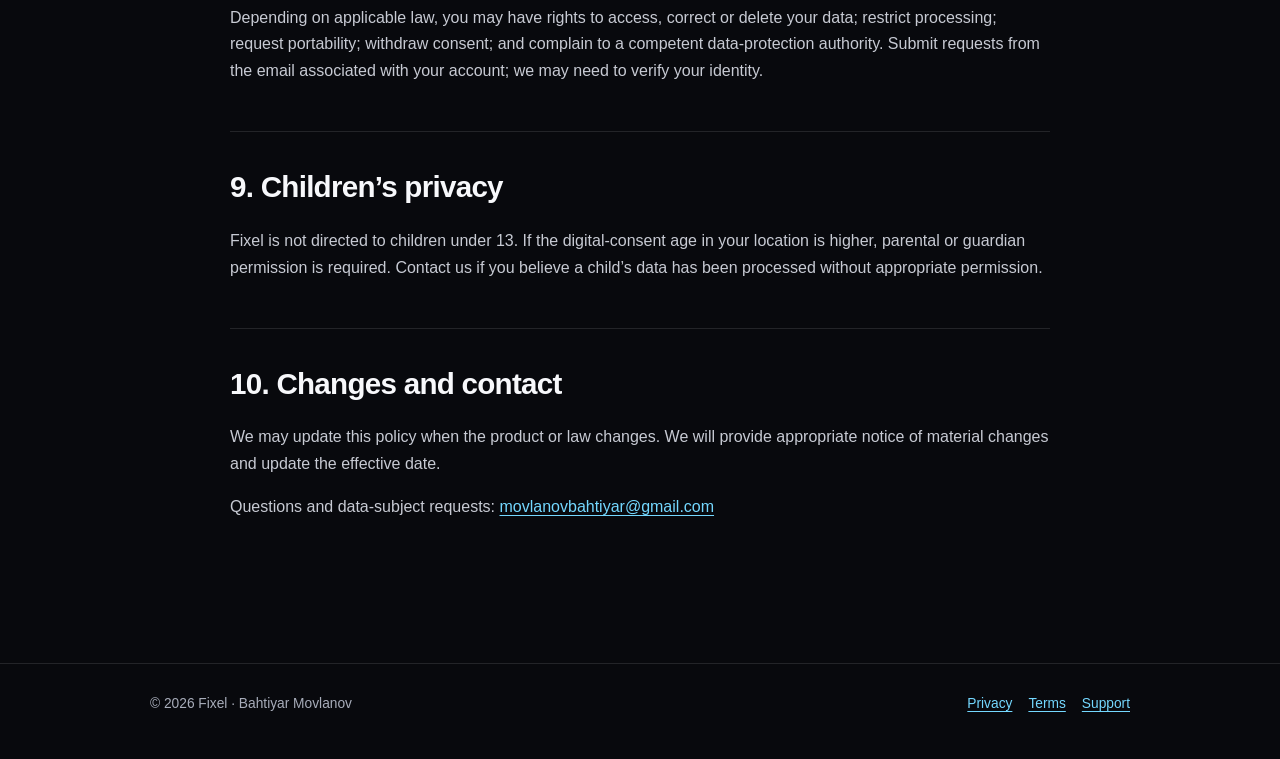
<file: en/privacy.html>
<!doctype html>
<html lang="en">
<head><meta charset="utf-8"><meta name="viewport" content="width=device-width, initial-scale=1"><meta name="description" content="Fixel Privacy Policy"><title>Privacy Policy · Fixel</title><link rel="stylesheet" href="../assets/styles.css"></head>
<body>
  <header><div class="shell nav"><a class="brand" href="index.html">fi<span>x</span>el</a><nav aria-label="Main navigation"><a href="privacy.html" aria-current="page">Privacy</a><a href="terms.html">Terms of Use</a><a href="support.html">Support</a><a class="language-link" href="../privacy.html" lang="tr" hreflang="tr">Türkçe</a></nav></div></header>
  <main class="legal"><div class="shell document">
    <section class="hero"><div class="eyebrow">Legal</div><h1>Privacy Policy</h1><p class="lede">This policy explains how personal data is collected, used, shared and protected when you use the Fixel mobile app.</p><span class="updated">Effective date: September 29, 2026</span></section>
    <section><h2>1. Controller and scope</h2><p>Fixel (“Fixel,” “we,” “us”) is an AI-powered photo editing app provided by Bahtiyar Movlanov. This policy applies to Fixel accounts, the mobile app, subscriptions, credits and support services.</p><p>For privacy requests, contact <a href="mailto:movlanovbahtiyar@gmail.com">movlanovbahtiyar@gmail.com</a>.</p></section>
    <section><h2>2. Data we collect</h2><h3>Account and profile information</h3><p>Name, email address, the identifier or private relay email provided by Sign in with Apple, app user ID, optional profile name and profile photo.</p><h3>Photos and user content</h3><p>Selfies and photos you upload or capture; selected poses, effects and editing preferences; object-removal descriptions or drawing masks; generated results; and content you share in a support request.</p><h3>Subscription, transaction and credit information</h3><p>Apple product identifiers, transaction and subscription status, purchase and renewal history, entitlement status, credit balance and credit activity. Fixel does not receive your payment card details; Apple processes payments.</p><h3>Technical and usage information</h3><p>Limited technical information required to operate the service, such as device and operating-system type, app version, security and error logs, processing time and features used. Our providers may process network data such as IP addresses in their own security logs.</p></section>
    <section><h2>3. Why we use data</h2><ul><li>To create, verify and manage your account;</li><li>To perform the photo editing, pose, effect, enhancement and object-removal actions you request;</li><li>To verify Premium subscriptions, maintain credit balances and prevent double spending;</li><li>To associate photos and projects with your account and enable access across devices;</li><li>For troubleshooting, abuse prevention, security and customer support;</li><li>To comply with legal obligations and protect our rights.</li></ul><p>Processing is based on performance of our contract, your request or consent, our legitimate interests in security and service quality, and applicable legal obligations.</p></section>
    <section><h2>4. Photos and facial content</h2><div class="callout"><strong>Fixel is not a facial-recognition or identity-verification system.</strong> Photos are processed only to produce the visual operation you request. We do not create biometric templates to identify you, match you against other databases or infer sensitive traits.</div><p>Only upload photos containing you or other people when you have the necessary rights and permissions. When you start an AI feature, the relevant photo may be transmitted over a secure connection to the selected processing provider solely to fulfil that request.</p></section>
    <section><h2>5. Service providers and international transfers</h2><p>We do not sell personal data or share it for third-party advertising. Only the data necessary to provide the service may be sent to:</p><ul><li><strong>Supabase:</strong> authentication, databases, file storage and server functions;</li><li><strong>Apple:</strong> Sign in with Apple, App Store payments, receipts and subscription management;</li><li><strong>RevenueCat:</strong> subscription status, transaction events and entitlement management;</li><li><strong>OpenAI, Google Gemini and fal.ai:</strong> visual or text-based AI processing, depending on the feature you choose.</li></ul><p>Not every photo is sent to every provider; only the provider required for the selected feature is used. These providers may process data on servers outside Türkiye or your country under their own contractual and data-processing terms.</p></section>
    <section><h2>6. Retention and deletion</h2><p>Account and profile data may be retained while your account remains active. Uploaded and generated content may remain until you delete it, delete your account, or it is no longer required to provide the service. Security logs are retained for a limited period. Transaction and credit-ledger records may be kept as required for fraud prevention, accounting and legal obligations.</p><p>Temporary copies held by AI providers are subject to their security and retention terms. You may request deletion of your account and associated content through in-app account controls or <a href="mailto:movlanovbahtiyar@gmail.com?subject=Fixel%20account%20deletion%20request">by email</a>. Deleting an account does not automatically cancel an active App Store subscription; cancel it separately in your Apple Account settings.</p></section>
    <section><h2>7. Security</h2><p>We use reasonable technical and organisational safeguards, including encryption in transit, access controls, authorisation rules and server-side credit validation. No internet service can guarantee absolute security.</p></section>
    <section><h2>8. Your rights</h2><p>Depending on applicable law, you may have rights to access, correct or delete your data; restrict processing; request portability; withdraw consent; and complain to a competent data-protection authority. Submit requests from the email associated with your account; we may need to verify your identity.</p></section>
    <section><h2>9. Children’s privacy</h2><p>Fixel is not directed to children under 13. If the digital-consent age in your location is higher, parental or guardian permission is required. Contact us if you believe a child’s data has been processed without appropriate permission.</p></section>
    <section><h2>10. Changes and contact</h2><p>We may update this policy when the product or law changes. We will provide appropriate notice of material changes and update the effective date.</p><p>Questions and data-subject requests: <a href="mailto:movlanovbahtiyar@gmail.com">movlanovbahtiyar@gmail.com</a></p></section>
  </div></main>
  <footer><div class="shell footer-row"><span>© 2026 Fixel · Bahtiyar Movlanov</span><div class="footer-links"><a href="privacy.html">Privacy</a><a href="terms.html">Terms</a><a href="support.html">Support</a></div></div></footer>
</body></html>
</file>
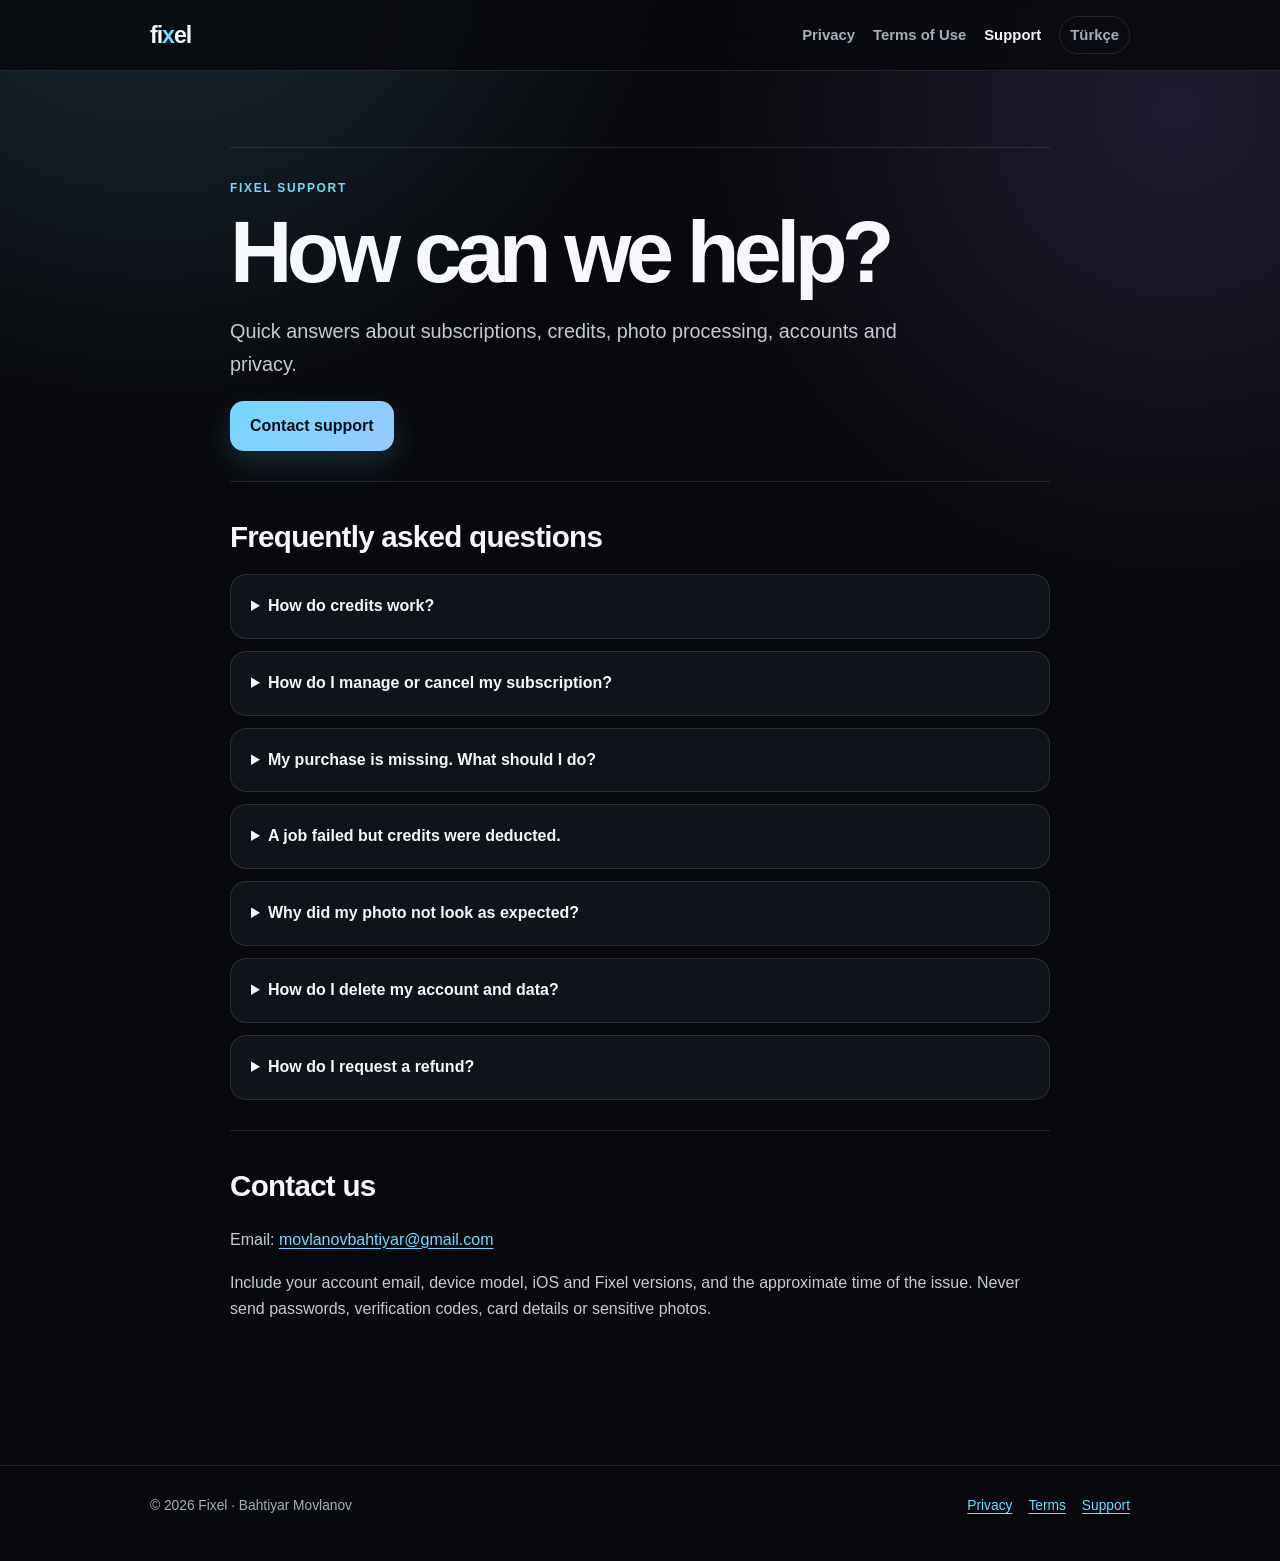
<file: en/support.html>
<!doctype html>
<html lang="en">
<head><meta charset="utf-8"><meta name="viewport" content="width=device-width, initial-scale=1"><meta name="description" content="Fixel Support Center"><title>Support · Fixel</title><link rel="stylesheet" href="../assets/styles.css"></head>
<body>
  <header><div class="shell nav"><a class="brand" href="index.html">fi<span>x</span>el</a><nav aria-label="Main navigation"><a href="privacy.html">Privacy</a><a href="terms.html">Terms of Use</a><a href="support.html" aria-current="page">Support</a><a class="language-link" href="../support.html" lang="tr" hreflang="tr">Türkçe</a></nav></div></header>
  <main><div class="shell document">
    <section class="hero"><div class="eyebrow">Fixel Support</div><h1>How can we help?</h1><p class="lede">Quick answers about subscriptions, credits, photo processing, accounts and privacy.</p><a class="button" href="mailto:movlanovbahtiyar@gmail.com?subject=Fixel%20Support">Contact support</a></section>
    <section><h2>Frequently asked questions</h2><div class="faq">
      <details><summary>How do credits work?</summary><p>Monthly Premium provides 15 credits and Yearly Premium provides 60 credits after each successful purchase or renewal. Effects and poses cost 3 credits; basic enhancement tools cost 1 credit. The cost appears before an operation starts.</p></details>
      <details><summary>How do I manage or cancel my subscription?</summary><p>On iPhone, open Settings → your name → Subscriptions → Fixel. Cancellation does not end access before the current period expires. Fixel cannot directly cancel subscriptions purchased through Apple.</p></details>
      <details><summary>My purchase is missing. What should I do?</summary><p>Confirm that you use the same Fixel account and Apple Account. Select Restore Purchases on the paywall or Settings screen. Restoring verifies an existing entitlement; it does not add new credits.</p></details>
      <details><summary>A job failed but credits were deducted.</summary><p>Refresh Projects and your balance. If a credit for a job that produced no result was not returned automatically, contact us with your account email, the approximate time and the feature used. You do not need to send the photo itself.</p></details>
      <details><summary>Why did my photo not look as expected?</summary><p>Use a recent, unfiltered, well-lit selfie with a clearly visible face. Face-covering accessories, very low resolution or multiple people can affect the result.</p></details>
      <details><summary>How do I delete my account and data?</summary><p>Start a deletion request from in-app account controls or contact us from your registered email. Cancel any active App Store subscription separately in Apple Account settings.</p></details>
      <details><summary>How do I request a refund?</summary><p>Apple processes payments and decides refund requests. Submit a request at <a href="https://reportaproblem.apple.com/">reportaproblem.apple.com</a>.</p></details>
    </div></section>
    <section><h2>Contact us</h2><p>Email: <a href="mailto:movlanovbahtiyar@gmail.com">movlanovbahtiyar@gmail.com</a></p><p>Include your account email, device model, iOS and Fixel versions, and the approximate time of the issue. Never send passwords, verification codes, card details or sensitive photos.</p></section>
  </div></main>
  <footer><div class="shell footer-row"><span>© 2026 Fixel · Bahtiyar Movlanov</span><div class="footer-links"><a href="privacy.html">Privacy</a><a href="terms.html">Terms</a><a href="support.html">Support</a></div></div></footer>
</body></html>
</file>
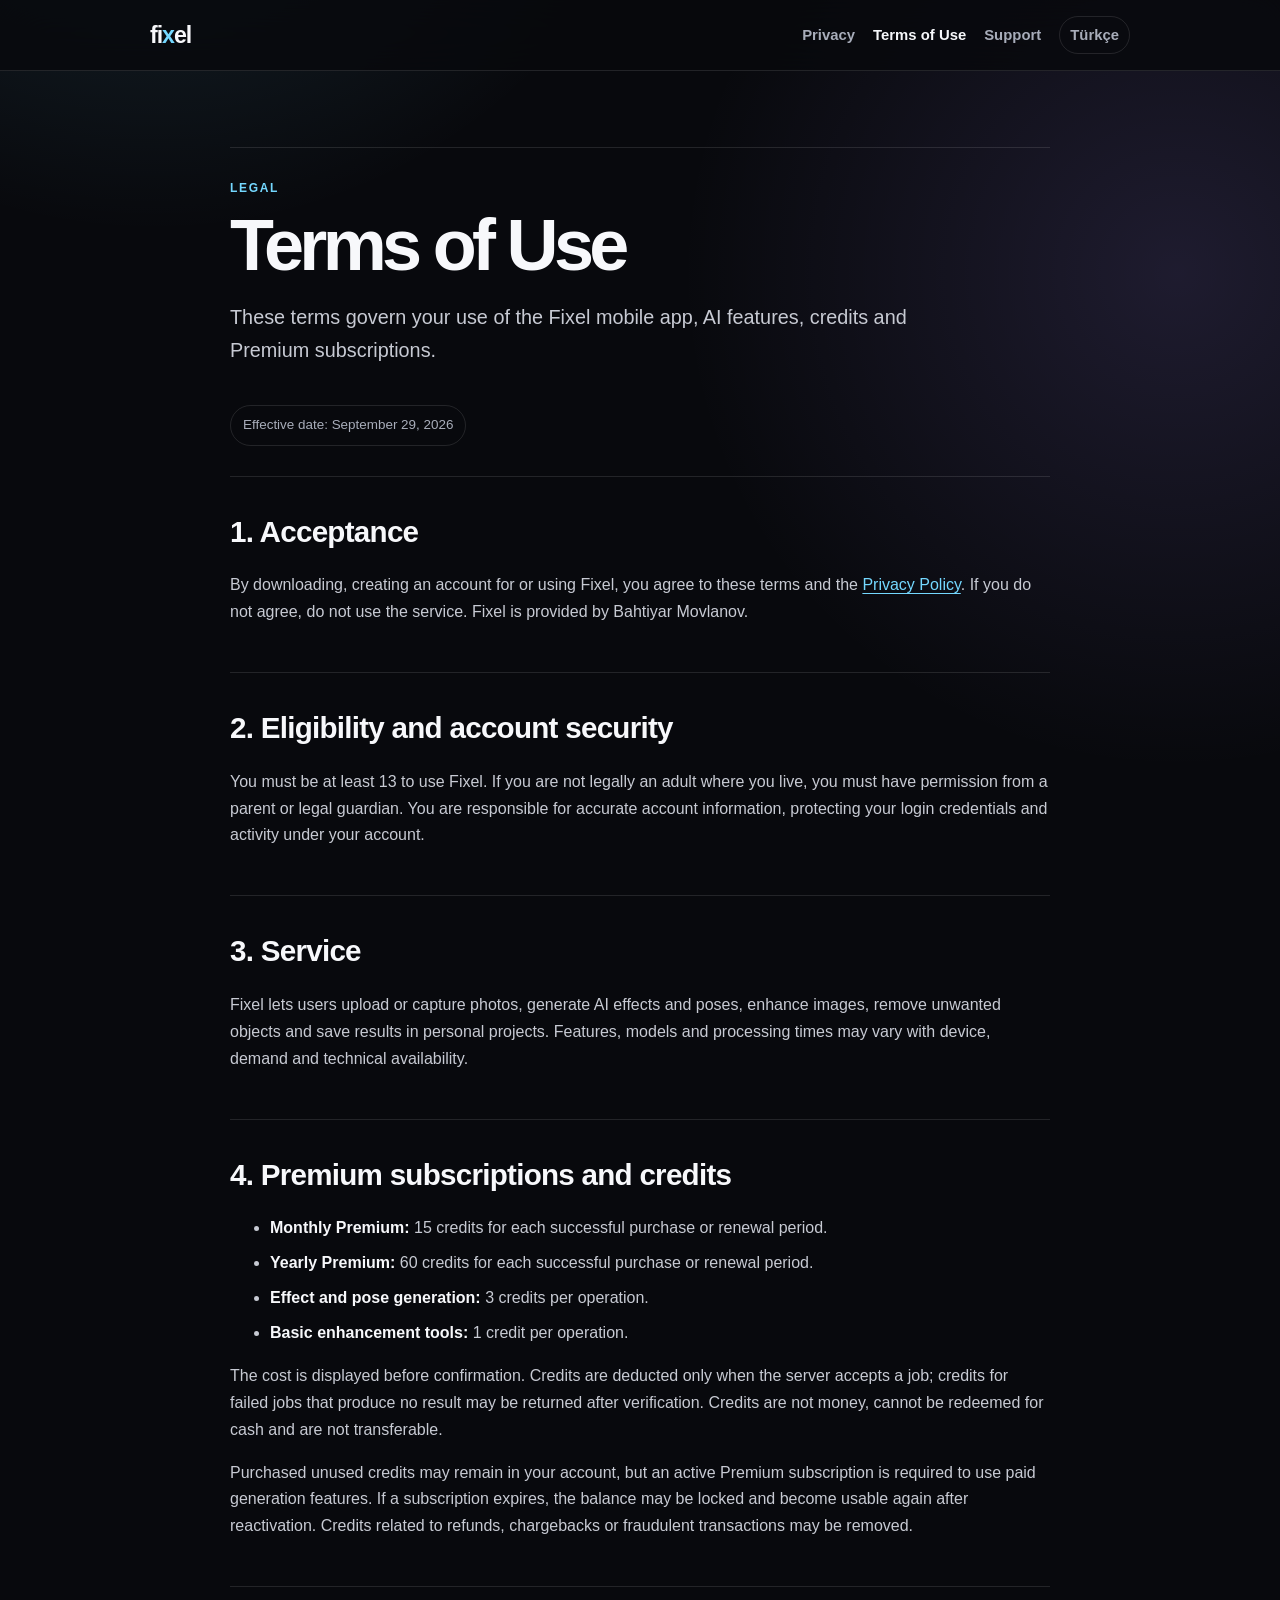
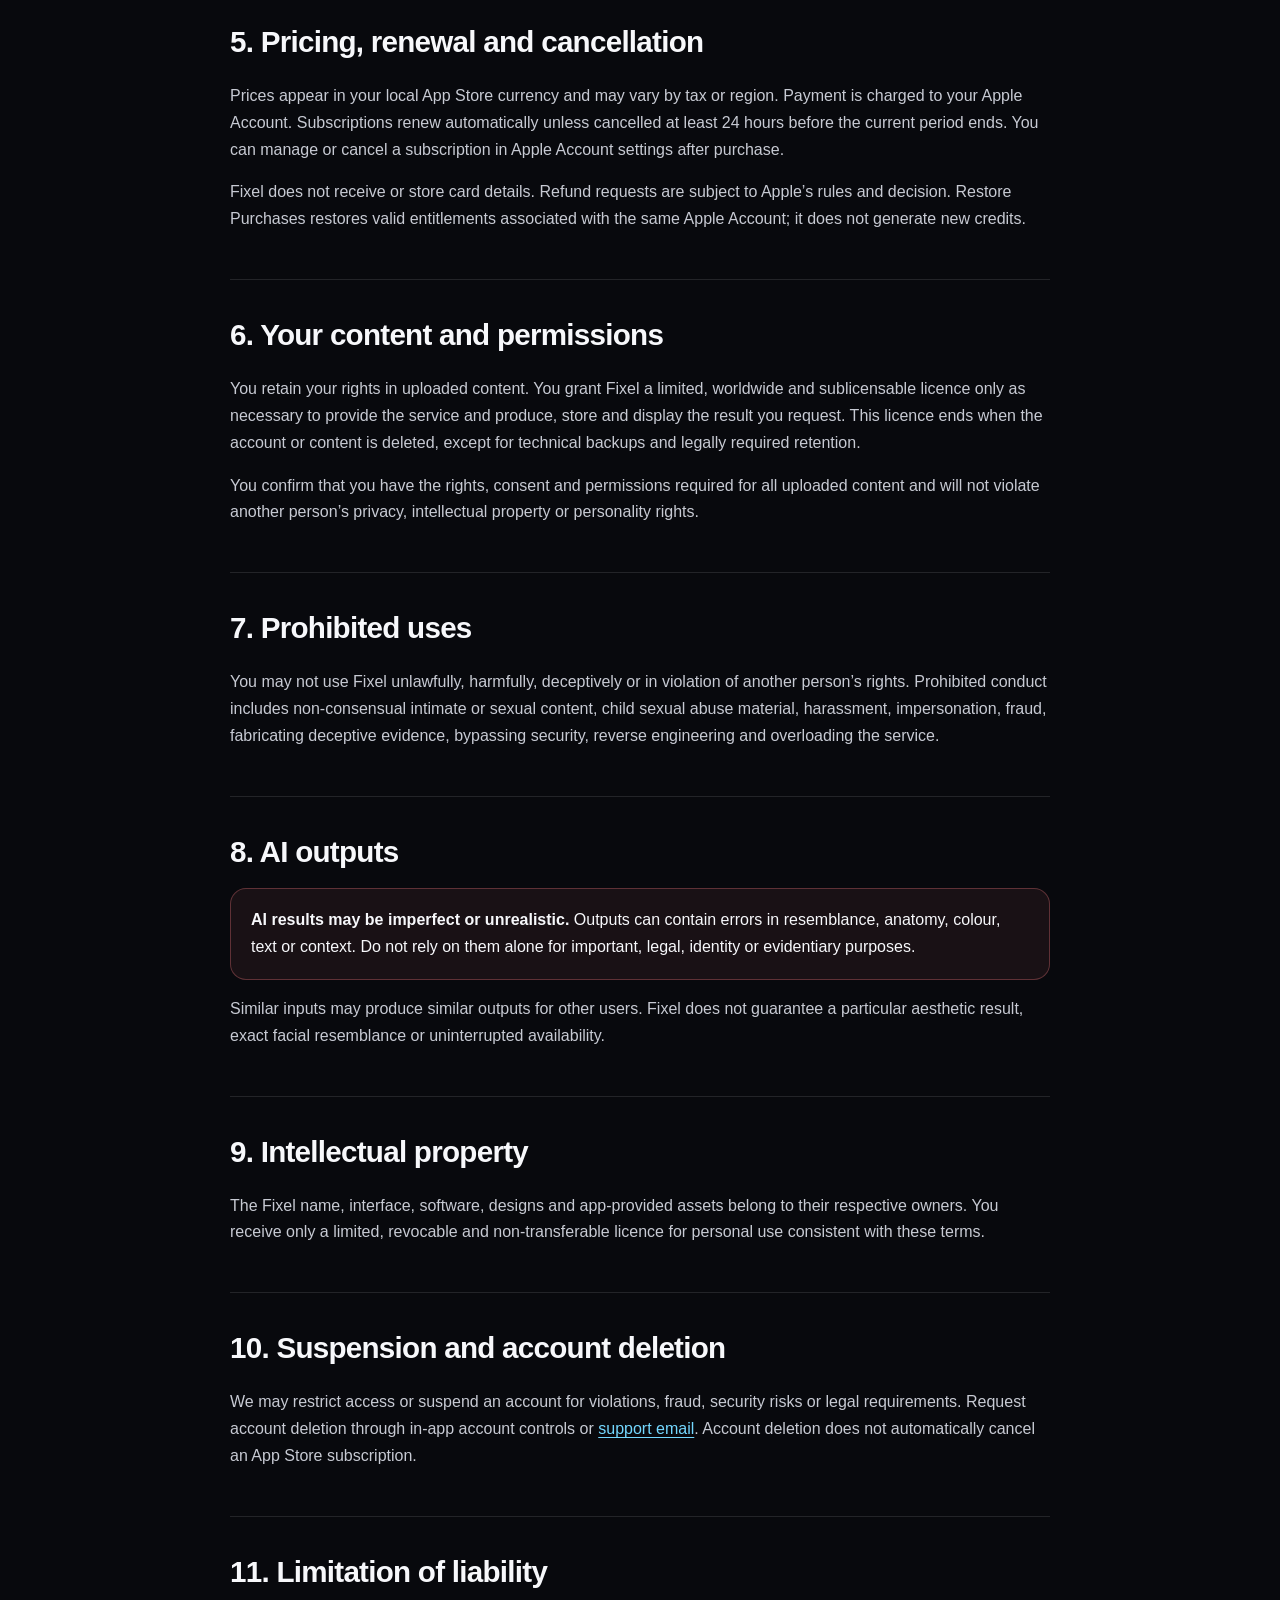
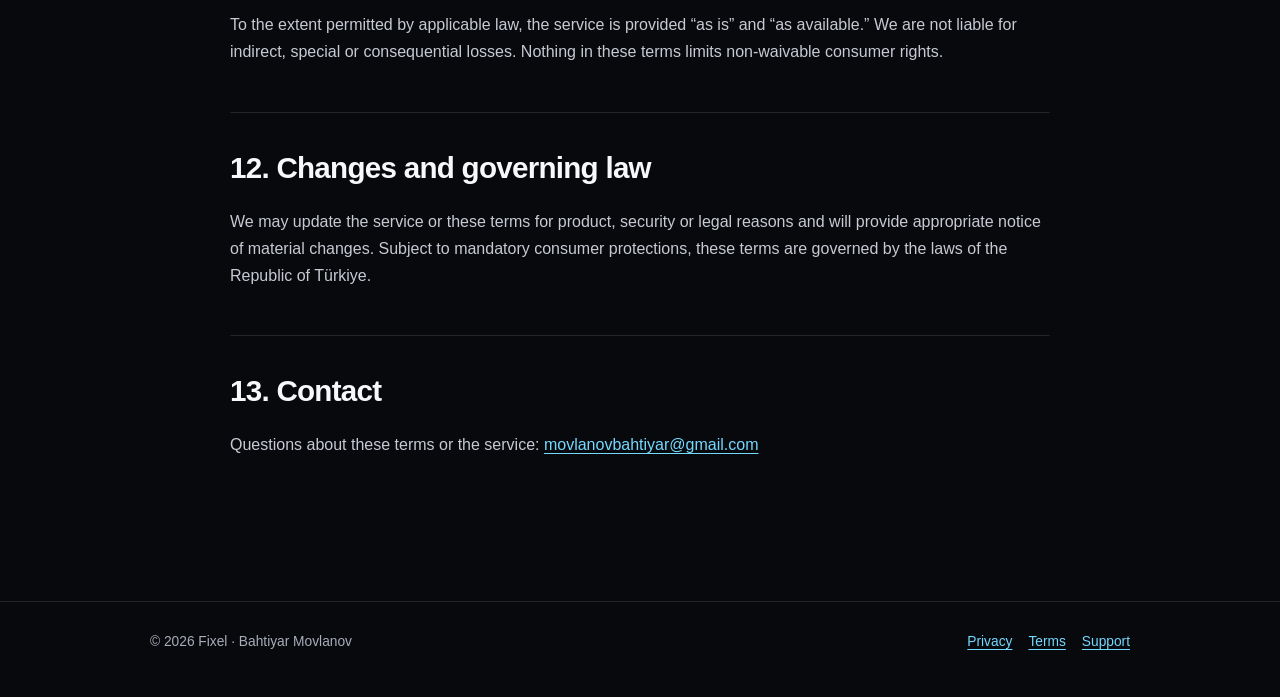
<file: en/terms.html>
<!doctype html>
<html lang="en">
<head><meta charset="utf-8"><meta name="viewport" content="width=device-width, initial-scale=1"><meta name="description" content="Fixel Terms of Use"><title>Terms of Use · Fixel</title><link rel="stylesheet" href="../assets/styles.css"></head>
<body>
  <header><div class="shell nav"><a class="brand" href="index.html">fi<span>x</span>el</a><nav aria-label="Main navigation"><a href="privacy.html">Privacy</a><a href="terms.html" aria-current="page">Terms of Use</a><a href="support.html">Support</a><a class="language-link" href="../terms.html" lang="tr" hreflang="tr">Türkçe</a></nav></div></header>
  <main class="legal"><div class="shell document">
    <section class="hero"><div class="eyebrow">Legal</div><h1>Terms of Use</h1><p class="lede">These terms govern your use of the Fixel mobile app, AI features, credits and Premium subscriptions.</p><span class="updated">Effective date: September 29, 2026</span></section>
    <section><h2>1. Acceptance</h2><p>By downloading, creating an account for or using Fixel, you agree to these terms and the <a href="privacy.html">Privacy Policy</a>. If you do not agree, do not use the service. Fixel is provided by Bahtiyar Movlanov.</p></section>
    <section><h2>2. Eligibility and account security</h2><p>You must be at least 13 to use Fixel. If you are not legally an adult where you live, you must have permission from a parent or legal guardian. You are responsible for accurate account information, protecting your login credentials and activity under your account.</p></section>
    <section><h2>3. Service</h2><p>Fixel lets users upload or capture photos, generate AI effects and poses, enhance images, remove unwanted objects and save results in personal projects. Features, models and processing times may vary with device, demand and technical availability.</p></section>
    <section><h2>4. Premium subscriptions and credits</h2><ul><li><strong>Monthly Premium:</strong> 15 credits for each successful purchase or renewal period.</li><li><strong>Yearly Premium:</strong> 60 credits for each successful purchase or renewal period.</li><li><strong>Effect and pose generation:</strong> 3 credits per operation.</li><li><strong>Basic enhancement tools:</strong> 1 credit per operation.</li></ul><p>The cost is displayed before confirmation. Credits are deducted only when the server accepts a job; credits for failed jobs that produce no result may be returned after verification. Credits are not money, cannot be redeemed for cash and are not transferable.</p><p>Purchased unused credits may remain in your account, but an active Premium subscription is required to use paid generation features. If a subscription expires, the balance may be locked and become usable again after reactivation. Credits related to refunds, chargebacks or fraudulent transactions may be removed.</p></section>
    <section><h2>5. Pricing, renewal and cancellation</h2><p>Prices appear in your local App Store currency and may vary by tax or region. Payment is charged to your Apple Account. Subscriptions renew automatically unless cancelled at least 24 hours before the current period ends. You can manage or cancel a subscription in Apple Account settings after purchase.</p><p>Fixel does not receive or store card details. Refund requests are subject to Apple’s rules and decision. Restore Purchases restores valid entitlements associated with the same Apple Account; it does not generate new credits.</p></section>
    <section><h2>6. Your content and permissions</h2><p>You retain your rights in uploaded content. You grant Fixel a limited, worldwide and sublicensable licence only as necessary to provide the service and produce, store and display the result you request. This licence ends when the account or content is deleted, except for technical backups and legally required retention.</p><p>You confirm that you have the rights, consent and permissions required for all uploaded content and will not violate another person’s privacy, intellectual property or personality rights.</p></section>
    <section><h2>7. Prohibited uses</h2><p>You may not use Fixel unlawfully, harmfully, deceptively or in violation of another person’s rights. Prohibited conduct includes non-consensual intimate or sexual content, child sexual abuse material, harassment, impersonation, fraud, fabricating deceptive evidence, bypassing security, reverse engineering and overloading the service.</p></section>
    <section><h2>8. AI outputs</h2><div class="callout warning"><strong>AI results may be imperfect or unrealistic.</strong> Outputs can contain errors in resemblance, anatomy, colour, text or context. Do not rely on them alone for important, legal, identity or evidentiary purposes.</div><p>Similar inputs may produce similar outputs for other users. Fixel does not guarantee a particular aesthetic result, exact facial resemblance or uninterrupted availability.</p></section>
    <section><h2>9. Intellectual property</h2><p>The Fixel name, interface, software, designs and app-provided assets belong to their respective owners. You receive only a limited, revocable and non-transferable licence for personal use consistent with these terms.</p></section>
    <section><h2>10. Suspension and account deletion</h2><p>We may restrict access or suspend an account for violations, fraud, security risks or legal requirements. Request account deletion through in-app account controls or <a href="mailto:movlanovbahtiyar@gmail.com?subject=Fixel%20account%20deletion%20request">support email</a>. Account deletion does not automatically cancel an App Store subscription.</p></section>
    <section><h2>11. Limitation of liability</h2><p>To the extent permitted by applicable law, the service is provided “as is” and “as available.” We are not liable for indirect, special or consequential losses. Nothing in these terms limits non-waivable consumer rights.</p></section>
    <section><h2>12. Changes and governing law</h2><p>We may update the service or these terms for product, security or legal reasons and will provide appropriate notice of material changes. Subject to mandatory consumer protections, these terms are governed by the laws of the Republic of Türkiye.</p></section>
    <section><h2>13. Contact</h2><p>Questions about these terms or the service: <a href="mailto:movlanovbahtiyar@gmail.com">movlanovbahtiyar@gmail.com</a></p></section>
  </div></main>
  <footer><div class="shell footer-row"><span>© 2026 Fixel · Bahtiyar Movlanov</span><div class="footer-links"><a href="privacy.html">Privacy</a><a href="terms.html">Terms</a><a href="support.html">Support</a></div></div></footer>
</body></html>
</file>
<file: assets/styles.css>
:root {
  color-scheme: dark;
  --bg: #08090d;
  --surface: #11131a;
  --surface-2: #171a23;
  --text: #f7f8fb;
  --muted: #a8adba;
  --line: rgba(255, 255, 255, 0.11);
  --accent: #74d8ff;
  --accent-2: #a68cff;
  --danger: #ff7d86;
  --radius: 22px;
  --shadow: 0 24px 70px rgba(0, 0, 0, 0.32);
}

* { box-sizing: border-box; }

html { scroll-behavior: smooth; }

body {
  margin: 0;
  min-height: 100vh;
  font-family: Inter, ui-sans-serif, -apple-system, BlinkMacSystemFont, "SF Pro Display", "Segoe UI", sans-serif;
  color: var(--text);
  background:
    radial-gradient(circle at 12% -8%, rgba(116, 216, 255, 0.18), transparent 34rem),
    radial-gradient(circle at 92% 7%, rgba(166, 140, 255, 0.14), transparent 31rem),
    var(--bg);
  line-height: 1.68;
}

a { color: var(--accent); text-underline-offset: 3px; }
a:hover { color: #b9ecff; }

.shell { width: min(980px, calc(100% - 32px)); margin: 0 auto; }

header {
  position: sticky;
  top: 0;
  z-index: 10;
  border-bottom: 1px solid var(--line);
  background: rgba(8, 9, 13, 0.82);
  backdrop-filter: blur(20px);
}

.nav {
  min-height: 70px;
  display: flex;
  align-items: center;
  justify-content: space-between;
  gap: 20px;
}

.brand {
  color: var(--text);
  text-decoration: none;
  font-size: 1.45rem;
  font-weight: 800;
  letter-spacing: -0.045em;
}

.brand span { color: var(--accent); }

nav { display: flex; align-items: center; gap: 18px; flex-wrap: wrap; }
nav a { color: var(--muted); text-decoration: none; font-size: 0.93rem; font-weight: 650; }
nav a[aria-current="page"], nav a:hover { color: var(--text); }
.language-link { padding: 6px 10px; border: 1px solid var(--line); border-radius: 999px; }

main { padding: 76px 0 96px; }

.hero { padding: 34px 0 44px; }
.eyebrow { color: var(--accent); font-weight: 750; letter-spacing: 0.14em; text-transform: uppercase; font-size: 0.75rem; }
h1 { max-width: 780px; margin: 12px 0 18px; font-size: clamp(2.5rem, 7vw, 5.4rem); line-height: 0.98; letter-spacing: -0.065em; }
.legal h1 { font-size: clamp(2.4rem, 6vw, 4.5rem); }
.lede { max-width: 720px; color: var(--muted); font-size: clamp(1.03rem, 2.3vw, 1.24rem); }
.updated { display: inline-flex; margin-top: 18px; padding: 8px 12px; border: 1px solid var(--line); border-radius: 999px; color: var(--muted); font-size: 0.84rem; }

.grid { display: grid; grid-template-columns: repeat(3, 1fr); gap: 18px; margin-top: 34px; }
.card {
  display: block;
  padding: 26px;
  border: 1px solid var(--line);
  border-radius: var(--radius);
  background: linear-gradient(145deg, rgba(255,255,255,0.065), rgba(255,255,255,0.022));
  box-shadow: var(--shadow);
  color: var(--text);
  text-decoration: none;
}
.card:hover { transform: translateY(-2px); border-color: rgba(116, 216, 255, 0.42); }
.card h2 { margin-top: 8px; font-size: 1.28rem; }
.card p { color: var(--muted); margin-bottom: 0; }
.icon { font-size: 1.45rem; }

.document { max-width: 820px; }
.document section { padding: 30px 0; border-top: 1px solid var(--line); }
.document h2 { margin: 0 0 12px; font-size: clamp(1.35rem, 3vw, 1.85rem); letter-spacing: -0.025em; }
.document h3 { margin: 24px 0 8px; font-size: 1.05rem; }
.document p, .document li { color: #c7cad3; }
.document li + li { margin-top: 8px; }
.document strong { color: var(--text); }
.callout { padding: 18px 20px; border: 1px solid rgba(116, 216, 255, 0.28); border-radius: 16px; background: rgba(116, 216, 255, 0.07); }
.warning { border-color: rgba(255,125,134,0.3); background: rgba(255,125,134,0.07); }

.faq { display: grid; gap: 12px; }
details { border: 1px solid var(--line); border-radius: 16px; background: var(--surface); padding: 18px 20px; }
summary { cursor: pointer; font-weight: 700; }
details p { margin-bottom: 0; color: var(--muted); }

.button {
  display: inline-flex;
  align-items: center;
  justify-content: center;
  min-height: 50px;
  padding: 0 20px;
  border-radius: 14px;
  background: linear-gradient(135deg, var(--accent), #97c8ff);
  color: #051017;
  text-decoration: none;
  font-weight: 800;
  box-shadow: 0 12px 30px rgba(116,216,255,0.17);
}
.button:hover { color: #051017; filter: brightness(1.05); }

footer { border-top: 1px solid var(--line); padding: 28px 0 44px; color: var(--muted); font-size: 0.86rem; }
.footer-row { display: flex; justify-content: space-between; gap: 18px; flex-wrap: wrap; }
.footer-links { display: flex; gap: 16px; flex-wrap: wrap; }

@media (max-width: 760px) {
  .nav { align-items: flex-start; padding: 18px 0; flex-direction: column; }
  nav { gap: 14px; }
  main { padding-top: 42px; }
  .grid { grid-template-columns: 1fr; }
  .hero { padding-top: 18px; }
}
</file>
